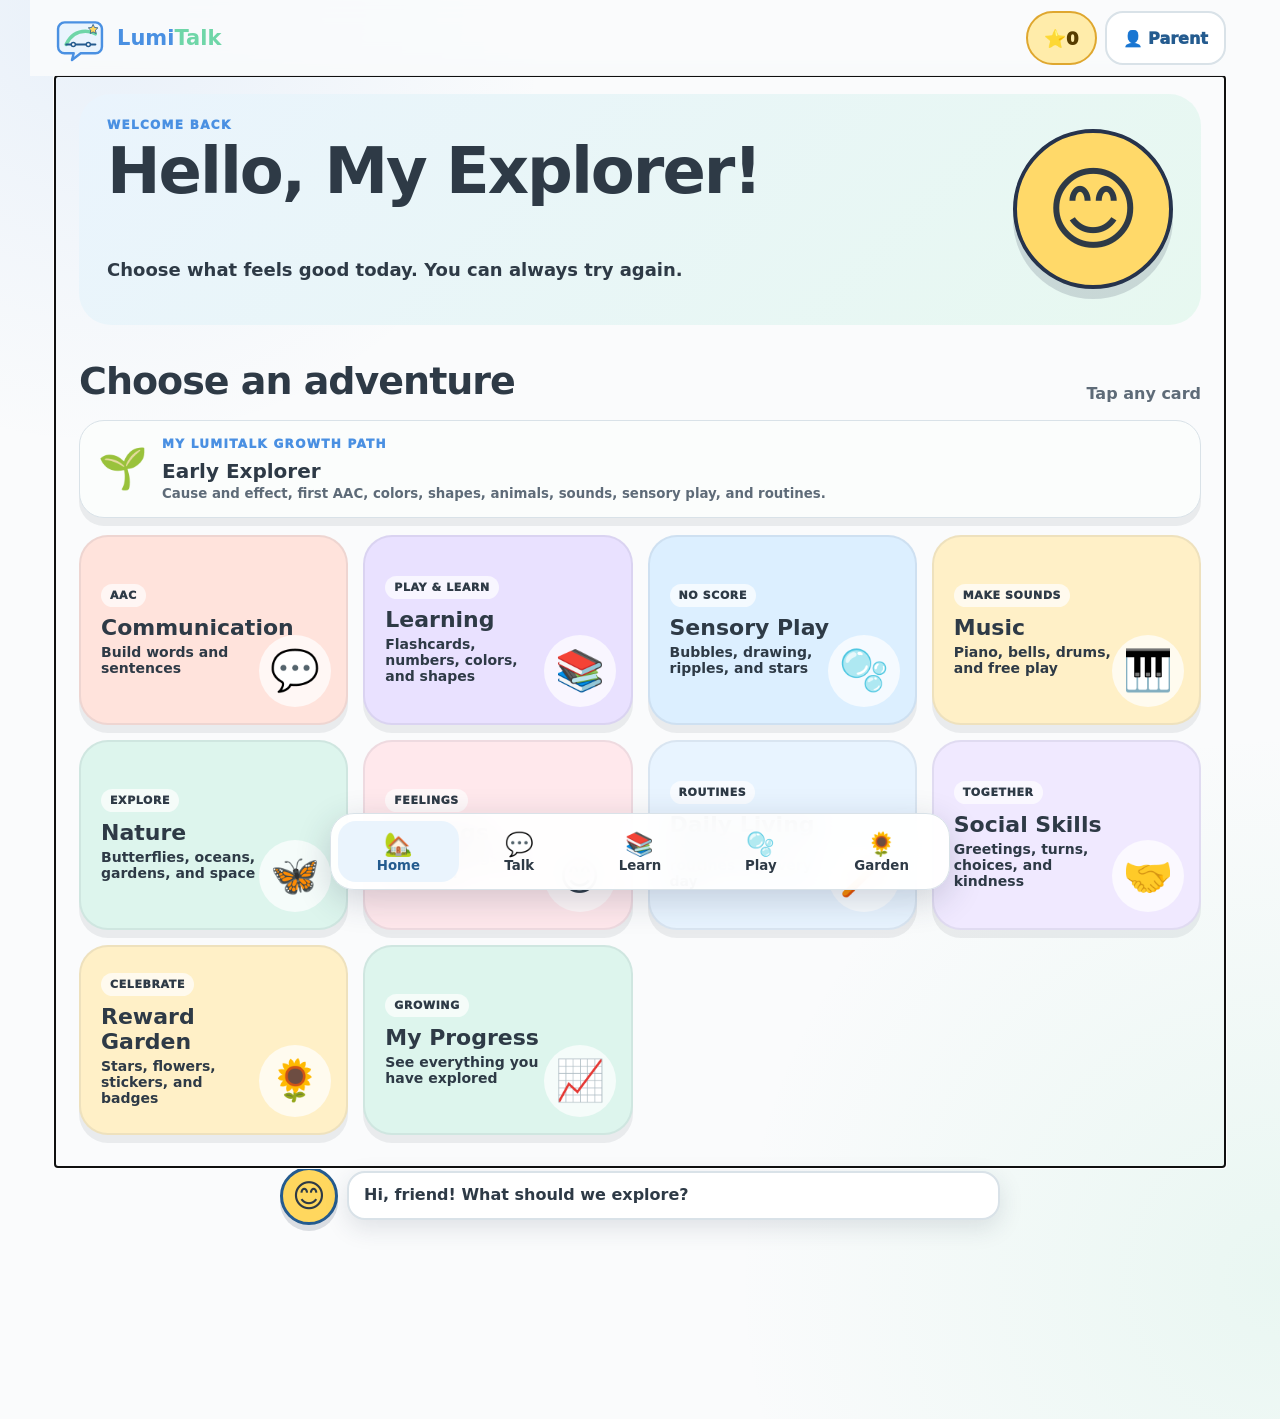
<file: index.html>
<!doctype html>
<html lang="en">
  <head>
    <meta charset="UTF-8">
    <meta name="viewport" content="width=device-width,initial-scale=1,viewport-fit=cover">
    <meta name="theme-color" content="#4A90E2">
    <meta name="description" content="LumiTalk is a child-friendly AAC communication and learning app.">
    <meta name="apple-mobile-web-app-capable" content="yes">
    <meta name="apple-mobile-web-app-status-bar-style" content="default">
    <script>
      if (matchMedia("(max-width:900px)").matches || /Android|iPhone|iPad|iPod|Mobile/i.test(navigator.userAgent)) {
        location.replace(`mobile/${location.search}${location.hash}`);
      }
    </script>
    <title>LumiTalk — Helping Every Child Find Their Voice.</title>
    <link rel="manifest" href="manifest.json">
    <link rel="icon" href="assets/icons/icon.svg" type="image/svg+xml">
    <link rel="stylesheet" href="css/style.css?v=39">
    <link rel="stylesheet" href="css/themes.css?v=10">
    <link rel="stylesheet" href="css/animations.css?v=10">
    <link rel="stylesheet" href="css/responsive.css?v=14">
    <link rel="stylesheet" href="css/memory-journey.css?v=39">
  </head>
  <body>
    <a class="skip-link" href="#view">Skip to activity</a>
    <div class="ambient ambient-one" aria-hidden="true"></div>
    <div class="ambient ambient-two" aria-hidden="true"></div>

    <header class="app-header">
      <button class="brand" type="button" data-route="home" aria-label="LumiTalk home">
        <img class="brand-mark" src="assets/icons/lumitalk-mark.svg" alt="">
        <span class="brand-copy">
          <strong><span class="lumi">Lumi</span><span class="talk">Talk</span></strong>
        </span>
      </button>
      <div class="header-actions">
        <button class="reward-pill" type="button" data-route="rewards" aria-label="Open rewards">
          <span aria-hidden="true">⭐</span><span id="header-stars">0</span>
        </button>
        <button class="parent-header-button" type="button" data-route="parent" aria-label="Open secure Parent Area"><span aria-hidden="true">👤</span> Parent</button>
      </div>
    </header>

    <main id="view" class="view" tabindex="-1">
      <section class="loading">
        <img class="splash-logo" src="assets/icons/lumitalk-mark.svg" alt="">
        <h1>LumiTalk</h1><p>Helping Every Child Find Their Voice.</p>
      </section>
    </main>

    <nav class="bottom-nav" aria-label="Main navigation">
      <button type="button" data-route="home"><span>🏡</span><small>Home</small></button>
      <button type="button" data-route="communication"><span>💬</span><small>Talk</small></button>
      <button type="button" data-route="learning"><span>📚</span><small>Learn</small></button>
      <button type="button" data-route="sensory"><span>🫧</span><small>Play</small></button>
      <button type="button" data-route="rewards"><span>🌻</span><small>Garden</small></button>
      <button class="mobile-only" type="button" data-route="mobile-tools"><span>🧰</span><small>My Tools</small></button>
    </nav>

    <button class="mobile-only mobile-break" type="button" data-mobile-break aria-label="I need a break">⏸️ <span>I need a break</span></button>
    <button id="guided-exit" class="mobile-only guided-exit" type="button" data-guided-exit hidden aria-label="Exit guided child mode">🔒 Exit</button>

    <aside id="pip" class="pip" aria-live="polite" aria-atomic="true">
      <button class="pip-circle" type="button" data-action="repeat-pip" aria-label="Pip the guide. Repeat message.">
        <span id="pip-expression">😊</span>
      </button>
      <div id="pip-bubble" class="pip-bubble">Hi, friend! What should we explore?</div>
    </aside>

    <div id="modal-root"></div>
    <div id="toast-root" class="toast-root" aria-live="assertive"></div>

    <script src="js/storage.js?v=39"></script>
    <script src="js/voice-library.js?v=10"></script>
    <script src="js/speech.js?v=10"></script>
    <script src="js/audio.js?v=10"></script>
    <script src="js/rewards.js?v=10"></script>
    <script src="js/accessibility.js?v=39"></script>
    <script src="games/alphabet.js?v=10"></script>
    <script src="games/numbers.js?v=10"></script>
    <script src="games/colors.js?v=10"></script>
    <script src="games/shapes.js?v=10"></script>
    <script src="games/matching.js?v=10"></script>
    <script src="games/emotions.js?v=10"></script>
    <script src="games/music.js?v=10"></script>
    <script src="games/nature.js?v=10"></script>
    <script src="games/puzzles.js?v=10"></script>
    <script src="games/dailylife.js?v=10"></script>
    <script src="games/socialskills.js?v=10"></script>
    <script src="js/mobile-tools.js?v=39"></script>
    <script src="js/settings.js?v=39"></script>
    <script src="js/navigation.js?v=10"></script>
    <script src="js/memory-journey.js?v=39"></script>
    <script src="js/app.js?v=40"></script>
  </body>
</html>
</file>
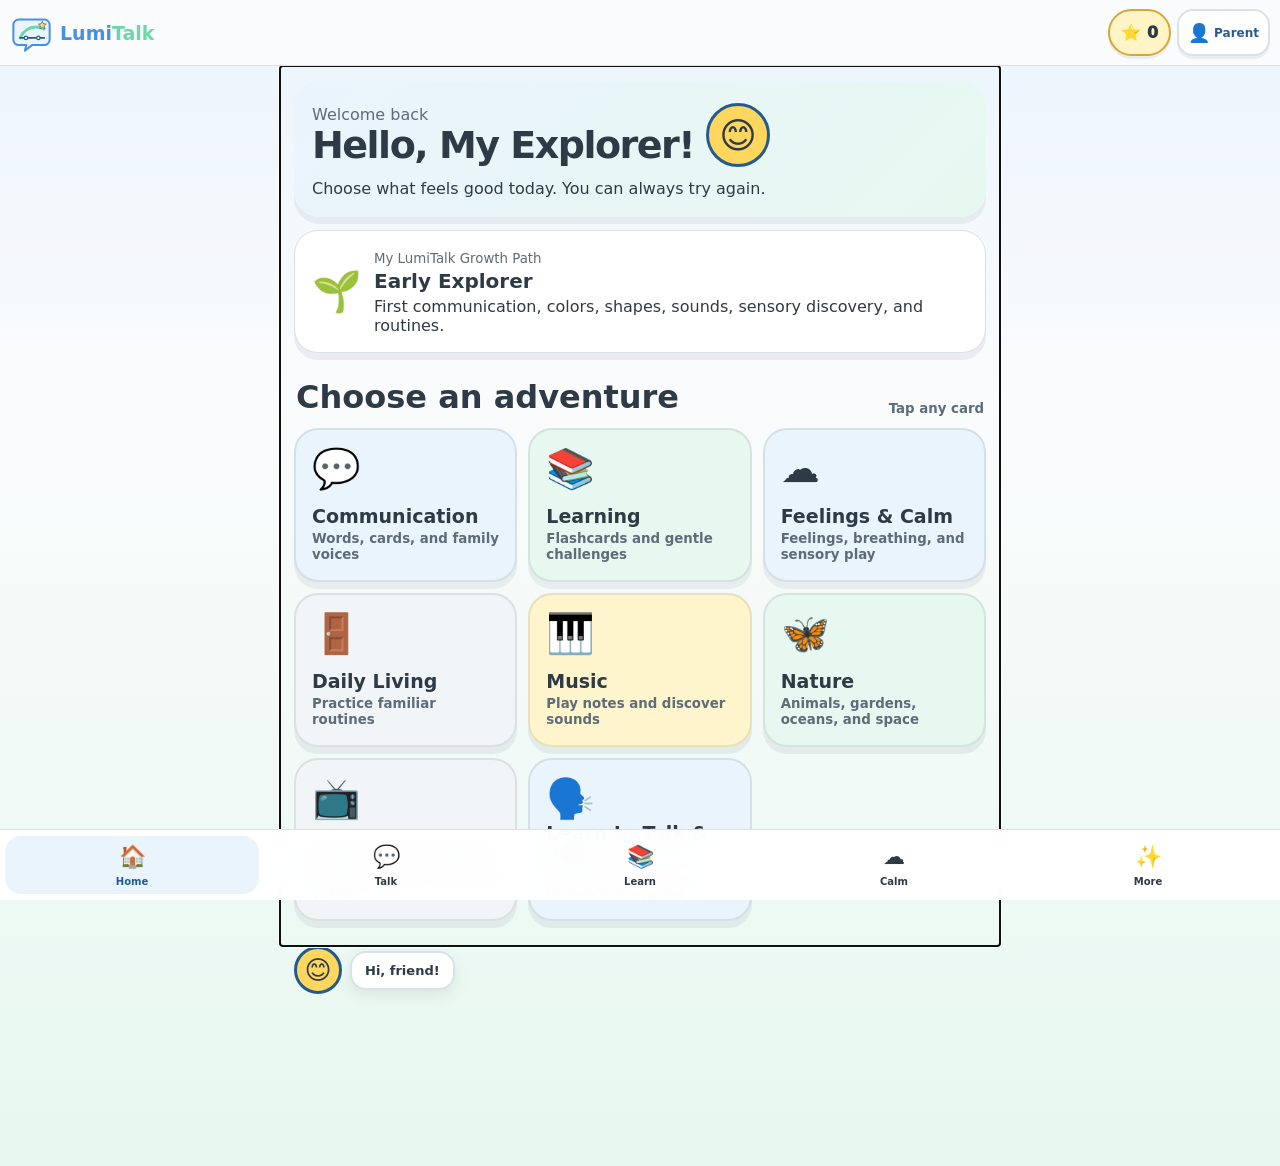
<file: mobile/index.html>
<!doctype html>
<html lang="en">
  <head>
    <meta charset="UTF-8">
    <meta name="viewport" content="width=device-width,initial-scale=1,viewport-fit=cover">
    <meta name="theme-color" content="#4A90E2">
    <meta name="description" content="LumiTalk is a child-friendly AAC communication and learning app.">
    <meta name="apple-mobile-web-app-capable" content="yes">
    <meta name="apple-mobile-web-app-status-bar-style" content="default">
    <title>LumiTalk — Helping Every Child Find Their Voice.</title>
    <link rel="manifest" href="../manifest.json">
    <link rel="icon" href="../assets/icons/icon.svg" type="image/svg+xml">
    <link rel="apple-touch-icon" href="../assets/icons/icon.svg">
    <link rel="stylesheet" href="mobile.css?v=39">
  </head>
  <body class="mobile-app">
    <a class="mobile-skip" href="#view">Skip to activity</a>
    <header class="mobile-header">
      <button class="mobile-brand" type="button" data-route="home" aria-label="LumiTalk home">
        <img src="../assets/icons/lumitalk-mark.svg" alt=""><strong><span class="lumi">Lumi</span><span class="talk">Talk</span></strong>
      </button>
      <div class="mobile-header-actions">
        <button class="mobile-stars" type="button" data-route="rewards" aria-label="Open rewards">⭐ <span id="header-stars">0</span></button>
        <button class="mobile-parent" type="button" data-route="parent" aria-label="Open secure Parent Area"><span aria-hidden="true">👤</span><strong>Parent</strong></button>
      </div>
    </header>

    <main id="view" class="mobile-view" tabindex="-1">
      <section class="mobile-loading"><img src="../assets/icons/lumitalk-mark.svg" alt=""><h1>LumiTalk</h1><p>Helping Every Child Find Their Voice.</p></section>
    </main>

    <aside id="pip" class="mobile-pip" aria-live="polite" aria-atomic="true">
      <button type="button" data-action="repeat-pip" aria-label="Repeat Pip's message"><span id="pip-expression">😊</span></button>
      <p id="pip-bubble">Hi, friend!</p>
    </aside>

    <button id="guided-exit" class="mobile-guided-exit" type="button" data-mt-guided-exit hidden>🔒 Exit guided mode</button>

    <nav class="mobile-bottom-nav" aria-label="Main navigation">
      <button type="button" data-route="home"><span>🏠</span><small>Home</small></button>
      <button type="button" data-route="communication"><span>💬</span><small>Talk</small></button>
      <button type="button" data-route="learning"><span>📚</span><small>Learn</small></button>
      <button type="button" data-route="calm"><span>☁️</span><small>Calm</small></button>
      <button type="button" data-route="more"><span>✨</span><small>More</small></button>
    </nav>

    <div id="modal-root"></div>
    <div id="toast-root" class="mobile-toast-root" aria-live="assertive"></div>

    <script src="../js/storage.js?v=39"></script>
    <script src="../js/voice-library.js?v=39"></script>
    <script src="../js/speech.js?v=29"></script>
    <script src="../js/audio.js?v=29"></script>
    <script src="../js/rewards.js?v=29"></script>
    <script src="../js/accessibility.js?v=39"></script>
    <script src="../games/alphabet.js?v=29"></script>
    <script src="../games/numbers.js?v=29"></script>
    <script src="../games/colors.js?v=29"></script>
    <script src="../games/shapes.js?v=29"></script>
    <script src="../games/matching.js?v=29"></script>
    <script src="../games/emotions.js?v=29"></script>
    <script src="../games/music.js?v=29"></script>
    <script src="../games/nature.js?v=29"></script>
    <script src="../games/puzzles.js?v=29"></script>
    <script src="../games/dailylife.js?v=29"></script>
    <script src="../games/socialskills.js?v=29"></script>
    <script src="extra-games.js?v=29"></script>
    <script src="mobile-tools.js?v=40"></script>
    <script src="approved-videos.js?v=29"></script>
    <script src="video-approvals.js?v=40"></script>
    <script src="communication-cards.js?v=39"></script>
    <script src="parent-voices.js?v=40"></script>
    <script src="daily-reports.js?v=39"></script>
    <script src="weekly-rewards.js?v=39"></script>
    <script src="talk-read-data.js?v=39"></script>
    <script src="talk-read-storage.js?v=40"></script>
    <script src="talk-read.js?v=39"></script>
    <script src="mobile.js?v=40"></script>
  </body>
</html>
</file>
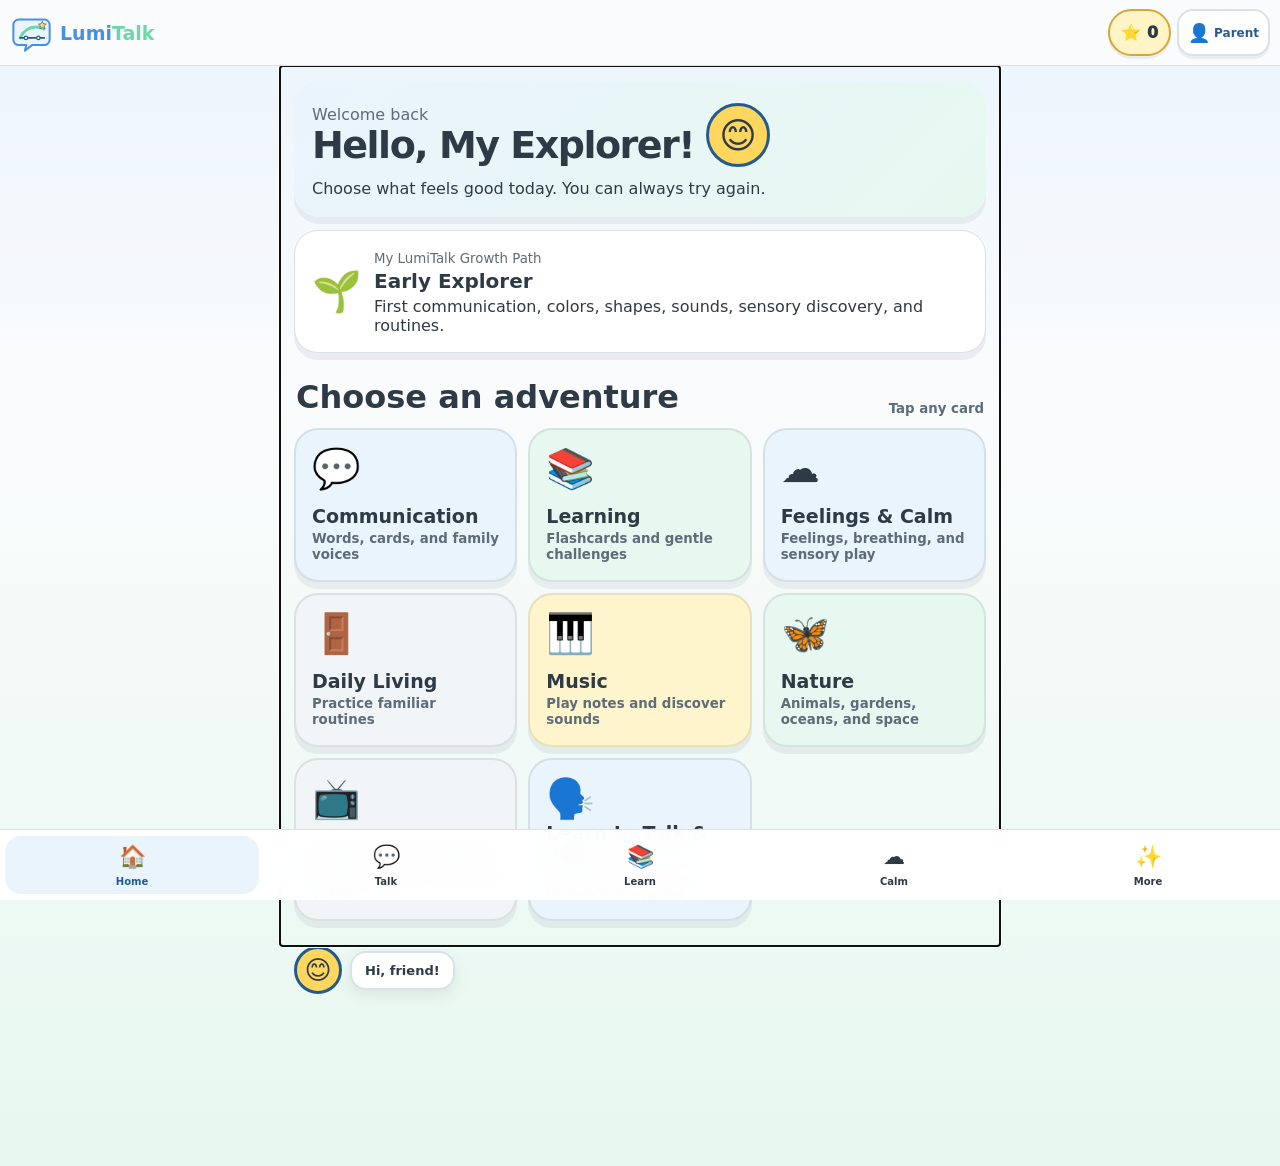
<file: mobile.html>
<!doctype html>
<html lang="en">
  <head>
    <meta charset="UTF-8">
    <meta name="viewport" content="width=device-width,initial-scale=1,viewport-fit=cover">
    <meta name="theme-color" content="#4A90E2">
    <meta http-equiv="refresh" content="0;url=mobile/">
    <title>Opening LumiTalk</title>
  </head>
  <body>
    <p>Opening <a href="mobile/">LumiTalk</a>…</p>
    <script>
      location.replace(`mobile/${location.search}${location.hash}`);
    </script>
  </body>
</html>
</file>
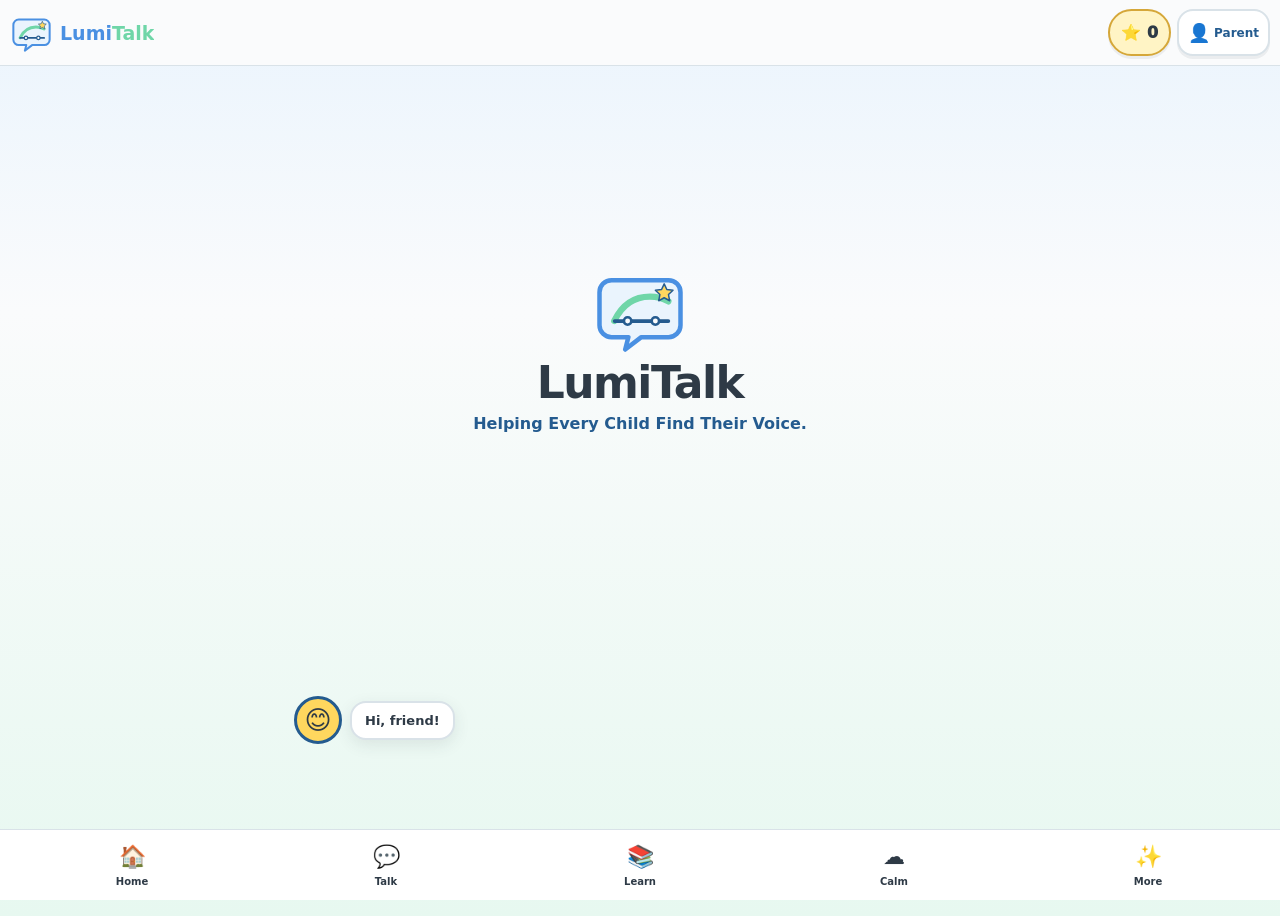
<file: refresh.html>
<!doctype html>
<html lang="en">
  <head>
    <meta charset="UTF-8">
    <meta name="viewport" content="width=device-width,initial-scale=1,viewport-fit=cover">
    <meta name="theme-color" content="#4A90E2">
    <title>Refreshing LumiTalk</title>
    <style>
      *{box-sizing:border-box}
      body{display:grid;min-height:100vh;margin:0;place-items:center;padding:24px;background:#f6f1ff;color:#20304a;font-family:Arial,sans-serif;text-align:center}
      main{width:min(440px,100%);padding:30px;border-radius:28px;background:#fffaf5;box-shadow:0 18px 50px rgba(34,26,60,.18)}
      .mark{display:grid;width:76px;height:76px;margin:0 auto 18px;place-items:center;border-radius:50%;background:#4A90E2;color:white;font-size:38px;font-weight:900}
      h1{margin:0 0 12px;font-size:30px}p{font-size:18px;line-height:1.5}
      a{display:inline-block;margin-top:12px;padding:15px 22px;border-radius:18px;background:#4A90E2;color:white;font-size:18px;font-weight:800;text-decoration:none}
    </style>
  </head>
  <body>
    <main>
      <div class="mark">B</div>
      <h1>Refreshing LumiTalk</h1>
      <p id="status">Refreshing LumiTalk…</p>
      <a id="continue" href="./mobile/?fresh=40" hidden>Open LumiTalk</a>
    </main>
    <script>
      (async function () {
        try {
          if ("serviceWorker" in navigator) {
            const registrations = await navigator.serviceWorker.getRegistrations();
            await Promise.all(registrations.map(registration => registration.unregister()));
          }
          if ("caches" in window) {
            const names = await caches.keys();
            await Promise.all(names.filter(name => name.startsWith("brightbridge-")).map(name => caches.delete(name)));
          }
        } finally {
          document.querySelector("#status").textContent = "LumiTalk is ready. Your saved progress was kept.";
          document.querySelector("#continue").hidden = false;
          setTimeout(() => location.replace("./mobile/?fresh=40"), 900);
        }
      })();
    </script>
  </body>
</html>
</file>
<file: css/style.css>
:root {
  color-scheme: light;
  --ink:#2E3A46; --muted:#5E6B78; --paper:#FAFBFC; --surface:#fff; --surface-soft:#F2F5F7;
  --sky:#4A90E2; --mint:#6FD6A8; --sun:#FFD75E; --deep-blue:#245B8F; --pale-blue:#EAF4FD; --soft-mint:#E7F8F0;
  --purple:var(--sky); --purple-2:#78ACE9; --coral:#ff7b70; --line:#D9E2E8; --danger:#b34e4e;
  --shadow:0 8px 0 rgba(46,58,70,.08); --focus:#075fce;
  --text-scale:1; --motion-speed:1;
}
*{box-sizing:border-box}
.mobile-only{display:none!important}
html{min-height:100%;font-family:ui-rounded,"Avenir Next","Trebuchet MS","Segoe UI",system-ui,sans-serif;background:var(--paper);color:var(--ink);font-size:calc(16px * var(--text-scale))}
body{min-height:100vh;margin:0;padding-bottom:96px;overflow-x:hidden;background:radial-gradient(circle at 8% 0%,rgba(74,144,226,.1),transparent 28rem),radial-gradient(circle at 100% 90%,rgba(111,214,168,.12),transparent 34rem),var(--paper)}
button,input,select,textarea{font:inherit}button{color:inherit;-webkit-tap-highlight-color:transparent}button:focus-visible,input:focus-visible,select:focus-visible{outline:4px solid var(--focus);outline-offset:3px}
.skip-link{position:fixed;z-index:200;left:12px;top:-80px;padding:12px 18px;border-radius:12px;background:var(--ink);color:var(--paper);font-weight:900}.skip-link:focus{top:12px}
.ambient{position:fixed;z-index:-1;border-radius:50%;pointer-events:none}.ambient-one{right:-90px;top:-100px;width:280px;height:280px;background:rgba(255,202,88,.13)}.ambient-two{left:-100px;bottom:-120px;width:320px;height:320px;background:rgba(77,145,214,.1)}
.app-header{position:sticky;z-index:20;top:0;display:flex;align-items:center;gap:14px;max-width:1220px;min-height:76px;margin:auto;padding:10px 24px;background:color-mix(in srgb,var(--paper) 90%,transparent);backdrop-filter:blur(14px)}
.brand{display:flex;align-items:center;gap:11px;margin-right:auto;padding:0;border:0;background:none;text-align:left;cursor:pointer}.brand-mark{display:block;width:52px;height:52px}.brand-copy strong,.brand-copy small{display:block}.brand-copy strong{font-size:21px}.brand-copy .lumi{color:var(--sky)}.brand-copy .talk{color:var(--mint)}.brand-copy small{color:var(--muted);font-size:12px;font-weight:750}
.header-actions{display:flex;align-items:center;gap:8px}.reward-pill,.round-button,.parent-header-button{min-height:54px;border:2px solid transparent;cursor:pointer;font-weight:950}.reward-pill{padding:8px 16px;border-color:#dfa72f;border-radius:999px;background:#ffecaa;color:#563c00;font-size:18px}.round-button{width:54px;border-radius:18px;background:var(--pale-blue);font-size:22px}.parent-header-button{padding:8px 16px;border-color:var(--line);border-radius:18px;background:#fff;color:var(--deep-blue)}
.view{width:min(1170px,100%);min-height:70vh;margin:auto;padding:18px 24px 32px}.loading{text-align:center;padding-top:14vh}.splash-logo{width:110px;height:110px}.pip-face{font-size:76px}.loading h1{font-size:clamp(28px,5vw,46px)}
h1,h2,h3,p{margin-top:0}h1{font-size:clamp(38px,7vw,64px);line-height:.98;letter-spacing:-2px}h2{font-size:clamp(27px,4vw,38px);letter-spacing:-1px}h3{font-size:22px}.eyebrow{margin-bottom:8px;color:var(--purple);font-size:12px;font-weight:950;letter-spacing:1.3px;text-transform:uppercase}.lead{max-width:650px;font-size:18px;font-weight:680;line-height:1.5}.muted{color:var(--muted)}
.hero{display:grid;grid-template-columns:1fr auto;align-items:center;gap:24px;padding:32px;border-radius:38px;background:linear-gradient(135deg,#ede5ff,#ddf7f0);color:#26334c;overflow:hidden}.hero h1{max-width:760px}.hero-mascot{display:grid;width:160px;aspect-ratio:1;place-items:center;border:4px solid #26334c;border-radius:50%;background:#ffd969;box-shadow:0 10px 0 rgba(38,51,76,.16);font-size:91px}
.section-heading{display:flex;align-items:end;justify-content:space-between;gap:14px;margin:34px 0 16px}.section-heading h2{margin:0}.section-heading span{color:var(--muted);font-weight:750}
.home-grid{display:grid;grid-template-columns:repeat(4,minmax(0,1fr));gap:15px}.nav-card{position:relative;min-height:190px;padding:20px;overflow:hidden;border:2px solid rgba(38,51,76,.08);border-radius:29px;background:var(--card-color,#eee);box-shadow:var(--shadow);text-align:left;cursor:pointer;transition:transform .18s,box-shadow .18s}.nav-card:hover{transform:translateY(-4px);box-shadow:0 12px 0 rgba(38,51,76,.08)}.nav-card h3{max-width:72%;margin:8px 0 4px}.nav-card p{max-width:72%;margin:0;font-size:14px;font-weight:680}.nav-card-icon{position:absolute;right:15px;bottom:16px;display:grid;width:72px;height:72px;place-items:center;border-radius:50%;background:rgba(255,255,255,.72);font-size:40px}.card-tag{display:inline-flex;padding:5px 9px;border-radius:999px;background:rgba(255,255,255,.7);font-size:11px;font-weight:950;text-transform:uppercase;letter-spacing:.6px}
.bottom-nav{position:fixed;z-index:30;left:50%;bottom:max(10px,env(safe-area-inset-bottom));display:flex;width:min(620px,calc(100% - 24px));transform:translateX(-50%);padding:7px;border:1px solid var(--line);border-radius:24px;background:color-mix(in srgb,var(--surface) 94%,transparent);box-shadow:0 10px 35px rgba(38,51,76,.2);backdrop-filter:blur(16px)}.bottom-nav button{display:flex;min-height:61px;flex:1;flex-direction:column;align-items:center;justify-content:center;border:0;border-radius:18px;background:transparent;cursor:pointer}.bottom-nav button span{font-size:23px}.bottom-nav button small{font-weight:850}.bottom-nav button.active{background:#eee8fc;color:#4d3790}
.pip{position:fixed;z-index:35;right:20px;bottom:102px;display:flex;align-items:end;gap:9px;max-width:min(420px,calc(100% - 30px));pointer-events:none}.pip-circle{display:grid;width:70px;height:70px;place-items:center;flex:none;border:3px solid var(--ink);border-radius:50%;background:#ffd969;box-shadow:0 6px 0 rgba(38,51,76,.15);font-size:39px;cursor:pointer;pointer-events:auto}.pip-bubble{padding:12px 15px;border:2px solid var(--line);border-radius:20px 20px 5px 20px;background:var(--surface);box-shadow:0 8px 24px rgba(38,51,76,.13);font-weight:820;line-height:1.3;pointer-events:auto}
.page-head{display:flex;align-items:center;gap:15px;margin-bottom:22px}.back-button{width:56px;height:56px;flex:none;border:0;border-radius:18px;background:#eee9fb;font-size:27px;cursor:pointer}.page-head-copy h1{margin:0;font-size:clamp(32px,5vw,50px)}.page-head-copy p{margin:3px 0 0;color:var(--muted);font-weight:700}
.panel{padding:23px;border:1px solid var(--line);border-radius:29px;background:var(--surface);box-shadow:var(--shadow)}.button-grid{display:grid;grid-template-columns:repeat(4,minmax(0,1fr));gap:13px}.big-tile{display:flex;min-height:132px;flex-direction:column;align-items:center;justify-content:center;gap:7px;padding:13px;border:2px solid var(--line);border-radius:25px;background:var(--surface);cursor:pointer;font-weight:900;text-align:center;transition:.18s}.big-tile:hover{transform:translateY(-3px);border-color:var(--purple)}.tile-icon{font-size:46px}.tile-label{font-size:17px}
.category-row{display:flex;gap:8px;margin-bottom:18px;padding-bottom:5px;overflow-x:auto}.category-chip{min-height:48px;padding:8px 15px;border:2px solid var(--line);border-radius:999px;background:var(--surface);white-space:nowrap;cursor:pointer;font-weight:850}.category-chip.active{border-color:var(--purple);background:#eee8fc;color:#4c358e}
.sentence-builder{position:sticky;z-index:8;top:80px;display:flex;align-items:center;gap:10px;min-height:82px;margin-bottom:18px;padding:12px 15px;border:2px solid var(--purple);border-radius:25px;background:var(--surface);box-shadow:0 8px 25px rgba(38,51,76,.12)}.sentence-text{min-width:0;min-height:58px;flex:1;resize:vertical;padding:10px 12px;border:2px solid var(--line);border-radius:16px;background:var(--paper);color:var(--ink);font-size:21px;font-weight:850;line-height:1.35}.sentence-text::placeholder{color:var(--muted);font-weight:650}.compact-button{min-width:50px;min-height:50px;padding:9px 13px;border:0;border-radius:16px;background:#eee9fb;cursor:pointer;font-weight:900}.compact-button.primary{background:var(--purple);color:#fff}.aac-tile{position:relative}.favorite-star{position:absolute;right:8px;top:7px;border:0;background:none;font-size:19px;cursor:pointer}.favorite-star.is-favorite{filter:none}.recent-strip{display:flex;gap:8px;margin:15px 0;overflow-x:auto}.recent-word{padding:8px 12px;border-radius:999px;background:#eef7f4;font-weight:800}
.communication-voice-bar{display:flex;align-items:center;gap:14px;margin-bottom:16px;padding:15px 17px;border:2px solid #8d75d4;border-radius:24px;background:#f1ecff}.communication-voice-bar>div{min-width:0;flex:1}.communication-voice-bar strong,.communication-voice-bar small{display:block}.communication-voice-bar small{margin-top:3px;color:var(--muted);font-weight:700}.communication-voice-setup{margin-bottom:16px}.card-record-status{display:flex;align-items:center;gap:12px;margin-top:12px}.card-record-status>span{min-width:0;flex:1;font-weight:800}.voice-setup-card{min-height:220px}.aac-voice-actions{display:grid;width:100%;grid-template-columns:1fr 1fr;gap:6px}.aac-voice-actions button,.aac-voice-actions label{display:grid;min-height:44px;place-items:center;padding:7px;border:1px solid var(--line);border-radius:13px;background:#eee9fb;cursor:pointer;font-size:13px;font-weight:900}.aac-voice-actions button:disabled{cursor:wait;opacity:.5}
.activity-grid{display:grid;grid-template-columns:repeat(3,minmax(0,1fr));gap:15px}.activity-card{display:flex;min-height:170px;align-items:center;gap:16px;padding:20px;border:2px solid var(--line);border-radius:28px;background:var(--surface);text-align:left;cursor:pointer}.activity-card:hover{border-color:var(--purple);transform:translateY(-3px)}.activity-card .tile-icon{display:grid;width:78px;height:78px;place-items:center;flex:none;border-radius:24px;background:var(--activity-soft,#eee)}.activity-card h3{margin-bottom:5px}.activity-card p{margin:0;color:var(--muted);font-weight:680}
.flashcard{display:grid;min-height:360px;place-items:center;padding:30px;border:3px solid var(--purple);border-radius:38px;background:linear-gradient(145deg,#fff,#f0ebff);text-align:center}.flash-symbol{font-size:clamp(95px,20vw,170px);font-weight:950;line-height:1}.flash-word{font-size:clamp(34px,7vw,60px);font-weight:950}.flash-actions{display:flex;flex-wrap:wrap;justify-content:center;gap:12px;margin-top:18px}.primary-button,.secondary-button{min-height:58px;padding:14px 22px;border:0;border-radius:20px;cursor:pointer;font-size:17px;font-weight:950}.primary-button{background:var(--purple);color:#fff}.secondary-button{background:#eee9fb;color:var(--ink)}
.quiz-progress{display:flex;align-items:center;gap:13px;margin-bottom:14px;font-weight:900}.progress-track{height:13px;flex:1;overflow:hidden;border-radius:999px;background:#e7e3eb}.progress-value{display:block;height:100%;border-radius:inherit;background:var(--purple);transition:width .3s}.question-card{padding:26px;border-radius:31px;background:#ede8fc;text-align:center}.question-card h2{margin-bottom:10px}.question-visual{font-size:clamp(44px,10vw,76px);font-weight:950;letter-spacing:6px}.answer-grid{display:grid;grid-template-columns:repeat(3,minmax(0,1fr));gap:14px;margin-top:17px}.answer{min-height:145px;padding:14px;border:3px solid var(--line);border-radius:27px;background:var(--surface);cursor:pointer;font-size:22px;font-weight:950}.answer span{display:block;font-size:50px}.answer.hint{border:5px solid var(--purple);background:#f0ebff}.answer.tried{opacity:.6}.success-panel{padding:24px;border:2px solid var(--mint);border-radius:30px;background:#ddf6e8;color:#26334c;text-align:center}.success-panel .success-face{font-size:68px}.success-panel h2{color:#17604d}.reward-note{display:inline-flex;padding:8px 14px;border-radius:999px;background:#fff1bb;color:#5b4000;font-weight:950}
.sensory-toolbar{display:flex;gap:8px;margin-bottom:13px;overflow-x:auto}.sensory-stage{position:relative;height:min(60vh,520px);min-height:360px;overflow:hidden;border:3px solid var(--line);border-radius:34px;background:linear-gradient(#cceeff,#ecfbff);touch-action:none}.bubble{position:absolute;border:3px solid rgba(255,255,255,.75);border-radius:50%;background:radial-gradient(circle at 35% 28%,#fff,rgba(107,191,229,.58) 22%,rgba(118,87,200,.27));box-shadow:inset -8px -8px 12px rgba(75,145,217,.14);cursor:pointer}.paint-canvas{width:100%;height:100%;cursor:crosshair}.floating-item{position:absolute;font-size:48px;user-select:none;cursor:pointer}.ripple{position:absolute;border:4px solid rgba(255,255,255,.8);border-radius:50%;transform:translate(-50%,-50%);pointer-events:none}
.instrument-tabs{display:flex;gap:8px;margin-bottom:15px}.instrument{min-height:52px;padding:9px 15px;border:2px solid var(--line);border-radius:17px;background:var(--surface);cursor:pointer;font-weight:900}.instrument.active{background:#eee8fc;border-color:var(--purple)}.piano{display:flex;height:260px;overflow:hidden;border-radius:25px;background:#26334c;padding:8px;gap:5px}.piano-key{flex:1;border:0;border-radius:0 0 14px 14px;background:#fff;color:#26334c;cursor:pointer;font-size:25px;font-weight:900}.piano-key:active,.piano-key.playing{background:#ffdf76;transform:translateY(4px)}.drum-grid{display:grid;grid-template-columns:repeat(3,1fr);gap:18px}.drum{display:grid;aspect-ratio:1;place-items:center;border:6px solid #5a438e;border-radius:50%;background:#a78ce8;box-shadow:0 10px 0 #5a438e;color:#fff;cursor:pointer;font-size:45px}.drum:active{transform:translateY(6px);box-shadow:0 4px 0 #5a438e}
.routine-list{display:grid;gap:13px}.routine-step{display:flex;align-items:center;gap:15px;padding:17px;border:2px solid var(--line);border-radius:24px;background:var(--surface);cursor:pointer;text-align:left}.routine-step .step-number{display:grid;width:48px;height:48px;place-items:center;flex:none;border-radius:50%;background:#eee8fc;font-weight:950}.routine-step .tile-icon{margin-left:auto}.routine-step.done{border-color:var(--mint);background:#e8f8f1}.routine-step.done .step-number{background:var(--mint);color:#fff}
.garden{position:relative;min-height:330px;padding:25px;overflow:hidden;border-radius:35px;background:linear-gradient(#d8f3ff 0 55%,#b9df92 55% 100%)}.garden-sky{font-size:45px}.garden-items{position:absolute;right:0;bottom:18px;left:0;display:flex;align-items:end;justify-content:space-around}.garden-item{font-size:clamp(42px,8vw,72px)}.badge-grid{display:grid;grid-template-columns:repeat(4,1fr);gap:12px;margin-top:18px}.badge{display:grid;min-height:135px;place-items:center;padding:12px;border:2px solid #e1af34;border-radius:25px;background:#fff0bd;text-align:center;font-weight:900}.badge.locked{border-color:var(--line);background:#eee;filter:grayscale(1);opacity:.55}.badge span{display:block;font-size:44px}
.setting-group{margin-bottom:16px;overflow:hidden;border:1px solid var(--line);border-radius:28px;background:var(--surface)}.setting-group h3{margin:0;padding:16px 20px;background:#eee9fb}.setting-row{display:flex;align-items:center;gap:14px;padding:17px 20px;border-top:1px solid var(--line)}.setting-row strong,.setting-row small{display:block}.setting-row small{margin-top:3px;color:var(--muted);font-weight:650}.switch{width:62px;height:36px;margin-left:auto;padding:4px;border:0;border-radius:999px;background:#aaa8b0;cursor:pointer}.switch i{display:block;width:28px;height:28px;border-radius:50%;background:#fff;transition:.2s}.switch.on{background:var(--purple)}.switch.on i{transform:translateX(26px)}.range{width:min(240px,40vw);margin-left:auto}.select{min-height:48px;margin-left:auto;padding:8px;border:2px solid var(--line);border-radius:14px;background:var(--surface)}
.modal-overlay{position:fixed;z-index:100;inset:0;display:grid;place-items:center;padding:18px;background:rgba(28,32,48,.6);backdrop-filter:blur(4px)}.modal{width:min(680px,100%);max-height:92vh;padding:26px;overflow:auto;border-radius:32px;background:var(--paper);box-shadow:0 28px 80px rgba(0,0,0,.3)}.modal-head{display:flex;align-items:center;gap:12px}.modal-head h2{margin-right:auto}.close-button{width:52px;height:52px;border:0;border-radius:17px;background:#eee9fb;font-size:25px;cursor:pointer}.breathing{text-align:center}.breathing-orb{display:grid;width:190px;height:190px;place-items:center;margin:28px auto;border-radius:50%;background:#b8e9e0;font-size:84px}
.parent-grid{display:grid;grid-template-columns:repeat(3,1fr);gap:14px}.stat{padding:20px;border-radius:25px;background:var(--surface);box-shadow:var(--shadow)}.stat strong{display:block;font-size:35px}.stat span{color:var(--muted);font-weight:750}.danger-button{min-height:54px;padding:12px 18px;border:2px solid #d77;border-radius:18px;background:#fff1f1;color:#8c3535;cursor:pointer;font-weight:900}
.voice-studio{margin-top:18px}.voice-studio-intro{display:flex;align-items:center;gap:15px;padding:18px;border-radius:24px;background:#e7f7f1;color:#26334c}.voice-studio-intro span{font-size:44px}.voice-form{display:grid;grid-template-columns:minmax(180px,1fr) minmax(180px,1fr) auto;gap:10px;margin-top:15px}.voice-input{min-height:52px;padding:10px 13px;border:2px solid var(--line);border-radius:16px;background:var(--surface);color:var(--ink)}.record-controls{display:flex;flex-wrap:wrap;align-items:center;gap:10px;margin-top:12px}.recording-light{display:inline-block;width:13px;height:13px;border-radius:50%;background:#d94d4d;animation:hint 1s ease-in-out infinite}.voice-list{display:grid;gap:9px;margin-top:15px}.voice-row{display:flex;align-items:center;gap:10px;padding:12px 14px;border:1px solid var(--line);border-radius:18px;background:var(--surface)}.voice-row strong{min-width:0;flex:1}.voice-row small{color:var(--muted)}
.trace-wrap{text-align:center}.trace-canvas{width:min(520px,100%);height:380px;border:3px dashed var(--purple);border-radius:30px;background:var(--surface);touch-action:none}.memory-grid{display:grid;grid-template-columns:repeat(4,1fr);gap:10px}.memory-card{display:grid;aspect-ratio:1;place-items:center;border:3px solid var(--purple);border-radius:20px;background:#eee8fc;cursor:pointer;font-size:38px}.memory-card.covered{color:transparent;background:var(--purple)}.memory-card.covered::after{content:"?";color:#fff}.memory-card.matched{border-color:var(--mint);background:#ddf6e8}.sort-choice{display:flex;justify-content:center;gap:12px;margin-top:18px}.sort-item{font-size:100px;text-align:center}
.toast-root{position:fixed;z-index:130;left:50%;bottom:100px;transform:translateX(-50%)}.toast{padding:13px 19px;border-radius:999px;background:var(--ink);box-shadow:0 8px 24px rgba(0,0,0,.18);color:var(--paper);font-weight:850;white-space:nowrap}
.sr-only{position:absolute!important;width:1px!important;height:1px!important;padding:0!important;margin:-1px!important;overflow:hidden!important;clip:rect(0,0,0,0)!important;white-space:nowrap!important;border:0!important}

/* LumiTalk brand and unobstructed encouragement layout */
.hero{padding:24px 28px;border-radius:32px;background:linear-gradient(135deg,var(--pale-blue),var(--soft-mint));color:var(--ink)}
.bottom-nav button.active{background:var(--pale-blue);color:var(--deep-blue)}
.pip{position:static;display:flex;align-items:center;gap:9px;max-width:min(720px,calc(100% - 30px));margin:0 auto 98px;pointer-events:none}
.pip-circle{width:58px;height:58px;border-color:var(--deep-blue);background:var(--sun);font-size:32px}
.pip-bubble{min-width:0;flex:1;border-radius:18px}
body.hide-encouragement-helper .pip{display:none}
</file>
<file: css/themes.css>
body.dark{color-scheme:dark;--ink:#f5f3ff;--muted:#c7c1d6;--paper:#171522;--surface:#292638;--line:#4a455d;--shadow:0 8px 0 rgba(0,0,0,.23)}
body.dark .hero,body.dark .nav-card,body.dark .success-panel,body.dark .garden{color:#26334c}
body.high-contrast{--ink:#000;--paper:#fff;--surface:#fff;--muted:#222;--line:#000;--purple:#421b9b;--focus:#ff6400}
body.dark.high-contrast{--ink:#fff;--paper:#000;--surface:#000;--muted:#fff;--line:#fff;--purple:#c9b6ff}
body.high-contrast button,body.high-contrast .panel,body.high-contrast .hero,body.high-contrast .modal{border-color:currentColor!important}
body.large-text{--text-scale:1.16}
body.simple-mode .advanced-only{display:none!important}
body.color-friendly{--coral:#c85a9e;--mint:#168f87;--sky:#2878b8;--purple:#6646a4}
</file>
<file: css/animations.css>
@keyframes enter{from{opacity:0;transform:translateY(9px)}}
@keyframes float{50%{transform:translateY(-8px) rotate(2deg)}}
@keyframes pop{0%{opacity:0;transform:scale(.8)}70%{transform:scale(1.04)}}
@keyframes hint{50%{transform:scale(1.025)}}
@keyframes breathe{50%{transform:scale(.72)}}
@keyframes drift{from{transform:translateY(110%) rotate(0)}to{transform:translateY(-140%) rotate(25deg)}}
@keyframes ripple{from{width:10px;height:10px;opacity:1}to{width:170px;height:170px;opacity:0}}
@keyframes toast{0%,100%{opacity:0;transform:translateY(8px)}12%,88%{opacity:1;transform:none}}
.view>section{animation:enter calc(260ms * var(--motion-speed)) ease}
.hero-mascot,.pip-circle{animation:float calc(4s * var(--motion-speed)) ease-in-out infinite}
.success-panel{animation:pop calc(550ms * var(--motion-speed)) ease}
.answer.hint{animation:hint calc(1.2s * var(--motion-speed)) ease-in-out infinite}
.breathing-orb{animation:breathe calc(8s * var(--motion-speed)) ease-in-out infinite}
.ripple{animation:ripple calc(1.2s * var(--motion-speed)) ease-out forwards}
.floating-item{animation:drift calc(var(--drift,8s) * var(--motion-speed)) linear infinite}
.toast{animation:toast 2.7s both}
body.reduced-motion *,body.reduced-motion *::before,body.reduced-motion *::after{scroll-behavior:auto!important;animation-duration:.001ms!important;animation-iteration-count:1!important;transition-duration:.001ms!important}
@media(prefers-reduced-motion:reduce){*,*::before,*::after{scroll-behavior:auto!important;animation-duration:.001ms!important;animation-iteration-count:1!important;transition-duration:.001ms!important}}
</file>
<file: css/responsive.css>
@media(max-width:980px){.home-grid{grid-template-columns:repeat(3,1fr)}.button-grid{grid-template-columns:repeat(3,1fr)}.activity-grid{grid-template-columns:repeat(2,1fr)}}
@media(max-width:720px){
  .mobile-only{display:flex!important}
  body{padding-bottom:90px}.app-header{padding:8px 14px}.brand-copy small{display:none}.view{padding:12px 15px 36px}
  .hero{grid-template-columns:1fr;padding:24px}.hero-mascot{width:105px;font-size:60px}.section-heading span{display:none}
  .home-grid{grid-template-columns:repeat(2,1fr)}.nav-card{min-height:175px;padding:17px}.nav-card h3,.nav-card p{max-width:100%;margin-right:58px}.nav-card-icon{width:58px;height:58px;font-size:34px}
  .button-grid,.activity-grid{grid-template-columns:repeat(2,1fr)}.answer-grid{grid-template-columns:1fr}.answer{min-height:108px}.answer span{display:inline;margin-right:10px}
  .sentence-builder{top:70px}.pip{right:12px;bottom:94px}.pip-circle{width:61px;height:61px;font-size:34px}.pip-bubble{max-width:230px;font-size:13px}
  .parent-grid{grid-template-columns:1fr}.badge-grid{grid-template-columns:repeat(3,1fr)}.setting-row{align-items:flex-start;flex-wrap:wrap}.range,.select{width:100%;max-width:none;margin-left:0}.switch{margin-left:auto}
  .voice-form{grid-template-columns:1fr}.voice-row{flex-wrap:wrap}
  .communication-voice-bar{align-items:stretch;flex-direction:column}.communication-voice-bar button{width:100%}.card-record-status{align-items:stretch;flex-direction:column}.card-record-status button{width:100%}
  .mobile-break{position:fixed;z-index:34;left:12px;bottom:96px;align-items:center;gap:6px;min-height:51px;padding:8px 13px;border:2px solid #bd763a;border-radius:999px;background:#fff0c7;box-shadow:0 7px 20px rgba(38,51,76,.18);color:#553300;font-weight:950;cursor:pointer}
  .guided-exit{position:fixed;z-index:80;top:10px;right:10px;align-items:center;justify-content:center;min-height:48px;padding:8px 13px;border:2px solid var(--line);border-radius:16px;background:var(--surface);font-weight:900}
  .guided-exit[hidden]{display:none!important}
  body.mobile-guided .app-header,body.mobile-guided .bottom-nav{display:none}body.mobile-guided .view{padding-top:20px}body.mobile-guided .guided-exit{display:flex!important}
  .mobile-tool-hero{padding:22px;border-radius:30px;background:linear-gradient(135deg,#e9e1ff,#ddf5ed);color:#26334c}.mobile-tool-hero h1{font-size:37px}.mobile-tool-tabs{display:flex;gap:8px;margin:16px 0;overflow-x:auto}.mobile-tool-tabs button{min-height:50px;padding:9px 14px;border:2px solid var(--line);border-radius:999px;background:var(--surface);font-weight:900;white-space:nowrap}.mobile-tool-tabs button.active{border-color:var(--purple);background:#eee8fc}
  .mobile-form{display:grid;gap:10px}.mobile-input{width:100%;min-height:53px;padding:10px 13px;border:2px solid var(--line);border-radius:16px;background:var(--surface);color:var(--ink)}.mobile-action-row{display:flex;flex-wrap:wrap;gap:9px;margin-top:10px}
  .schedule-mobile-list{display:grid;gap:10px;margin-top:14px}.schedule-mobile-step{display:grid;grid-template-columns:auto 1fr auto;align-items:center;gap:10px;padding:13px;border:2px solid var(--line);border-radius:20px;background:var(--surface)}.schedule-mobile-step.done{border-color:var(--mint);background:#e3f7ee}.schedule-mobile-step .step-emoji{font-size:35px}.step-controls{display:flex;gap:5px}.step-controls button{width:42px;height:42px;border:0;border-radius:13px;background:#eee9fb}
  .first-then-board{display:grid;grid-template-columns:1fr auto 1fr;align-items:center;gap:9px}.first-then-box{min-height:150px;padding:16px;border:3px solid var(--purple);border-radius:25px;background:var(--surface);text-align:center}.first-then-box strong{display:block;margin-bottom:10px;color:var(--purple);text-transform:uppercase}.first-then-value{font-size:24px;font-weight:950}.first-then-arrow{font-size:27px}
  .choice-launch{display:grid;grid-template-columns:repeat(2,1fr);gap:13px}.choice-launch button{min-height:155px;padding:16px;border:3px solid var(--purple);border-radius:28px;background:var(--surface);font-size:24px;font-weight:950}
  .photo-card-grid{display:grid;grid-template-columns:repeat(2,1fr);gap:11px;margin-top:14px}.personal-photo-card{overflow:hidden;border:2px solid var(--line);border-radius:23px;background:var(--surface);text-align:center}.personal-photo-card img{width:100%;aspect-ratio:1.1;object-fit:cover}.personal-photo-card strong{display:block;padding:8px}.photo-actions{display:flex;justify-content:center;gap:6px;padding:0 8px 9px}
  .coverage-meter{height:18px;overflow:hidden;border-radius:999px;background:#e1dde8}.coverage-meter i{display:block;height:100%;border-radius:inherit;background:linear-gradient(90deg,var(--purple),var(--mint))}.coverage-list{display:grid;gap:7px;margin-top:13px}.coverage-item{display:flex;align-items:center;gap:8px;padding:10px;border-radius:15px;background:var(--surface)}.coverage-item span:last-child{margin-left:auto}
  .insight-list{display:grid;gap:9px}.insight-row{display:flex;align-items:center;gap:10px;padding:12px;border-radius:17px;background:var(--surface)}.insight-row strong{margin-left:auto}
}
@media(max-width:430px){.brand-copy strong{font-size:17px}.reward-pill{padding-inline:11px}.round-button{width:50px}.home-grid{grid-template-columns:1fr}.nav-card{min-height:145px}.button-grid{grid-template-columns:repeat(2,1fr)}.big-tile{min-height:115px}.badge-grid{grid-template-columns:repeat(2,1fr)}.bottom-nav button small{font-size:10px}.pip-bubble{display:none}}
</file>
<file: css/memory-journey.css>
.memory-page{--memory-plum:#6d4ca3;--memory-rose:#f7e8f0;--memory-blue:#e6f3fa;--memory-green:#e4f4ec}
.memory-tabs{display:flex;gap:8px;margin:-4px 0 18px;padding:5px 0;overflow-x:auto}
.memory-tabs button{min-height:48px;padding:9px 14px;border:2px solid var(--line);border-radius:999px;background:var(--surface);font-weight:900;white-space:nowrap;cursor:pointer}
.memory-tabs button.active{border-color:var(--purple);background:#eee8fc;color:#4c358e}
.privacy-banner{display:flex;align-items:flex-start;gap:16px;margin-bottom:18px;padding:21px;border:2px solid #81bcae;border-radius:28px;background:var(--memory-green);color:#26334c}
.privacy-banner>span{font-size:42px}.privacy-banner p{margin:4px 0 0;line-height:1.5}.privacy-banner.compact{padding:16px}.privacy-banner.compact>span{font-size:32px}
.birthday-banner{width:100%;margin-bottom:16px;padding:18px;border:2px solid #d6a426;border-radius:25px;background:#fff0bd;color:#563c00;font-size:18px;font-weight:950;cursor:pointer}
.memory-card-grid{display:grid;grid-template-columns:repeat(2,minmax(0,1fr));gap:15px}
.memory-feature-card{display:flex;min-height:190px;align-items:flex-start;gap:17px;padding:22px;border:2px solid var(--line);border-radius:30px;background:var(--surface);box-shadow:var(--shadow);text-align:left;cursor:pointer}
.memory-feature-card>span{display:grid;width:70px;aspect-ratio:1;place-items:center;flex:none;border-radius:22px;background:#eee8fc;font-size:38px}
.memory-feature-card>div{min-width:0;overflow-wrap:anywhere}
.memory-feature-card h2{margin-bottom:6px;font-size:27px}.memory-feature-card p{color:var(--muted);line-height:1.45}.memory-feature-card.voice{background:linear-gradient(135deg,var(--surface),#f5eaf1)}.memory-feature-card.timeline{background:linear-gradient(135deg,var(--surface),#e5f5ef)}.memory-feature-card.letters{background:linear-gradient(135deg,var(--surface),#f9eee3)}.memory-feature-card.growth{background:linear-gradient(135deg,var(--surface),#e6f3fa)}
.memory-philosophy{margin-top:17px}.memory-philosophy p{margin-bottom:0;line-height:1.55}
.parent-memory-grid{display:grid;grid-template-columns:repeat(4,minmax(0,1fr));gap:9px;padding:16px}.parent-memory-grid button{display:grid;min-width:0;min-height:128px;align-content:center;justify-items:center;gap:4px;padding:13px;border:2px solid var(--line);border-radius:21px;background:var(--surface);cursor:pointer;text-align:center}.parent-memory-grid button:hover{border-color:var(--purple);background:#f4f0ff}.parent-memory-grid span{font-size:34px}.parent-memory-grid strong,.parent-memory-grid small{max-width:100%;overflow-wrap:anywhere}.parent-memory-grid small{color:var(--muted);font-weight:700}
.growth-home-banner{display:flex;width:100%;align-items:center;gap:14px;margin:17px 0;padding:16px 18px;border:1px solid var(--line);border-radius:25px;background:color-mix(in srgb,var(--surface) 84%,#e5f5ef);box-shadow:var(--shadow);color:var(--ink);text-align:left;cursor:pointer}
.growth-home-banner>span{font-size:40px}.growth-home-banner>div{min-width:0}.growth-home-banner strong,.growth-home-banner small{display:block;overflow-wrap:anywhere}.growth-home-banner strong{font-size:20px}.growth-home-banner small{margin-top:3px;color:var(--muted);font-weight:700}
.memory-details{margin-bottom:18px;border:1px solid var(--line);border-radius:28px;background:var(--surface);overflow:hidden}.memory-details>summary{padding:18px 21px;background:#eee9fb;font-size:20px;font-weight:950;cursor:pointer}.memory-details[open]>summary{border-bottom:1px solid var(--line)}
.memory-form{display:grid;gap:14px;padding:20px}.memory-form label{display:grid;gap:6px;color:var(--muted);font-weight:800}.memory-form input,.memory-form select,.memory-form textarea,.memory-toolbar input,.memory-toolbar select,.compare-selects select{width:100%;min-height:50px;padding:10px 12px;border:2px solid var(--line);border-radius:15px;background:var(--paper);color:var(--ink)}
.memory-form textarea{resize:vertical}.form-grid{display:grid;grid-template-columns:repeat(2,minmax(0,1fr));gap:13px}.form-grid.compact{grid-template-columns:repeat(2,minmax(0,1fr))}
.memory-form .check-row,.check-row{display:flex;min-height:48px;align-items:center;gap:9px;color:var(--ink);font-weight:850}.check-row input{width:22px;height:22px;min-height:0}
.voice-capture{display:flex;flex-wrap:wrap;align-items:center;gap:10px;padding-top:3px}.voice-capture .muted{flex-basis:100%}
.memory-toolbar{display:grid;grid-template-columns:minmax(220px,1fr) auto auto auto;gap:9px;margin:18px 0}.memory-toolbar .secondary-button{min-height:50px;padding:10px 14px}
.voice-timeline{display:grid;gap:13px}.voice-memory-card{position:relative;padding:20px 20px 17px;border:2px solid var(--line);border-radius:27px;background:var(--surface);box-shadow:var(--shadow)}.voice-memory-card.is-milestone{border-color:#d6a426;background:linear-gradient(135deg,var(--surface),#fff8de)}.memory-select{position:absolute;top:18px;right:18px}.memory-select input{width:23px;height:23px}.voice-memory-heading{padding-right:36px}.voice-memory-heading h3{margin-bottom:5px}.voice-memory-heading p{margin-bottom:10px;color:var(--muted);font-weight:700}.voice-memory-card audio,.comparison-card audio{width:100%;margin:6px 0}.voice-notes{padding:11px 13px;border-radius:15px;background:var(--paper);line-height:1.5}
.tag-list{display:flex;flex-wrap:wrap;gap:6px;margin:8px 0}.tag-list span{padding:5px 9px;border-radius:999px;background:#eee9fb;font-size:12px;font-weight:850}.memory-actions{display:flex;flex-wrap:wrap;gap:7px;margin-top:12px}.danger-lite{color:#943f3f!important;background:#fff0f0!important}
.empty-memory{grid-column:1/-1;text-align:center}.empty-memory>span{font-size:58px}.memory-loading{text-align:center}
.compare-selects{display:grid;grid-template-columns:repeat(2,1fr);gap:13px;margin-bottom:15px}.compare-selects label{display:grid;gap:6px;font-weight:850}.comparison-grid{display:grid;grid-template-columns:repeat(2,minmax(0,1fr));gap:15px}.comparison-card{padding:21px;border:2px solid var(--line);border-radius:28px;background:var(--surface)}.comparison-card dl{margin:15px 0 0}.comparison-card dl div{display:grid;grid-template-columns:100px 1fr;gap:10px;padding:10px 0;border-top:1px solid var(--line)}.comparison-card dt{color:var(--muted);font-weight:800}.comparison-card dd{margin:0}
.journey-summary{display:grid;grid-template-columns:repeat(4,1fr);gap:10px;margin-bottom:20px}.journey-summary>div{display:grid;min-height:130px;place-items:center;padding:12px;border-radius:24px;background:var(--surface);box-shadow:var(--shadow);text-align:center}.journey-summary span{font-size:34px}.journey-summary strong{font-size:30px}.journey-summary small{color:var(--muted);font-weight:800}
.growth-timeline{position:relative;display:grid;gap:14px;margin-left:26px;padding-left:32px}.growth-timeline::before{content:"";position:absolute;top:5px;bottom:5px;left:9px;width:5px;border-radius:999px;background:linear-gradient(var(--purple),var(--mint),var(--sun))}.timeline-memory{position:relative;display:flex;gap:14px;padding:18px;border:1px solid var(--line);border-radius:23px;background:var(--surface);box-shadow:var(--shadow)}.timeline-memory::before{content:"";position:absolute;left:-38px;top:28px;width:17px;height:17px;border:4px solid var(--paper);border-radius:50%;background:var(--purple)}.timeline-memory>span{font-size:35px}.timeline-memory time{color:var(--muted);font-size:12px;font-weight:850}.timeline-memory h3{margin:3px 0}.timeline-memory p{margin:0;color:var(--muted)}
.rich-toolbar{display:flex;gap:6px}.rich-toolbar button{min-width:46px;height:42px;border:1px solid var(--line);border-radius:12px;background:#eee9fb;cursor:pointer}.letter-editor{min-height:210px;padding:16px;border:2px solid var(--line);border-radius:17px;background:var(--paper);color:var(--ink);line-height:1.6}.letter-editor:focus{outline:4px solid var(--focus);outline-offset:2px}
.letter-grid{display:grid;grid-template-columns:repeat(3,minmax(0,1fr));gap:14px}.letter-card{overflow:hidden;padding:17px;border:2px solid var(--line);border-radius:26px;background:var(--surface);box-shadow:var(--shadow)}.letter-card>img{width:calc(100% + 34px);height:170px;margin:-17px -17px 14px;object-fit:cover}.letter-seal{display:grid;height:110px;place-items:center;margin:-17px -17px 14px;background:linear-gradient(135deg,#f9eee3,#f5eaf1);font-size:52px}.letter-card h3{margin-bottom:5px}.letter-card>p:not(.eyebrow){color:var(--muted)}
.stage-grid{display:grid;grid-template-columns:repeat(2,minmax(0,1fr));gap:14px;margin-bottom:18px}.stage-card{padding:21px;border:2px solid var(--line);border-radius:28px;background:var(--surface)}.stage-card.active{border-color:var(--purple);background:linear-gradient(135deg,var(--surface),#eee8fc)}.stage-card>span{font-size:48px}.stage-card h2{margin-bottom:4px}.stage-card>p:last-of-type{color:var(--muted);line-height:1.5}.feature-toggle-grid{display:grid;grid-template-columns:repeat(3,1fr);gap:8px;padding:18px}.preservation-list p{margin:0;line-height:1.7}
.birthday-keepsake{position:relative;padding:38px;overflow:hidden;border:3px solid #d6a426;border-radius:38px;background:linear-gradient(145deg,#fff4c9,#f4e9ff,#e2f6ee);color:#26334c;text-align:center}.birthday-keepsake h1{font-size:clamp(38px,7vw,68px)}.birthday-sparkles{font-size:40px}.celebration-list{display:grid;grid-template-columns:repeat(2,minmax(0,1fr));gap:9px;width:min(700px,100%);margin:24px auto}.celebration-list p{margin:0;padding:13px;border-radius:17px;background:rgba(255,255,255,.72);font-weight:800}.anniversary-panel{margin-top:18px}
.slideshow{display:grid;min-height:460px;align-content:center;justify-items:center;padding:30px;border-radius:27px;background:linear-gradient(145deg,#f4e9ff,#e2f6ee);color:#26334c;text-align:center;animation:enter calc(600ms * var(--motion-speed)) ease}.slide-icon{font-size:88px}.slideshow audio{width:min(480px,100%);margin-top:18px}.slideshow-controls{display:flex;flex-wrap:wrap;justify-content:center;gap:8px;margin-top:12px}
.slide-photo{width:min(420px,100%);max-height:260px;margin-bottom:12px;border-radius:22px;object-fit:cover;box-shadow:var(--shadow)}
.print-letter{line-height:1.65}
.pin-entry{display:block;width:100%;padding:10px;border:1px solid var(--line);border-radius:14px;background:var(--surface);color:var(--ink);font-size:28px;text-align:center}.pin-dots,.pin-keypad,.pin-mobile-help{display:none}.pin-continue{margin-top:13px}
body.feature-disabled-communication [data-route="communication"],
body.feature-disabled-learning [data-route="learning"],
body.feature-disabled-sensory [data-route="sensory"],
body.feature-disabled-music [data-route="music"],
body.feature-disabled-nature [data-route="nature"],
body.feature-disabled-emotions [data-route="emotions"],
body.feature-disabled-rewards [data-route="rewards"]{display:none!important}

@media(max-width:900px){.letter-grid{grid-template-columns:repeat(2,1fr)}.memory-toolbar{grid-template-columns:1fr 1fr}.journey-summary{grid-template-columns:repeat(2,1fr)}.parent-memory-grid{grid-template-columns:repeat(2,minmax(0,1fr))}}
@media(max-width:720px){
  .pin-desktop-help{display:none}.pin-mobile-help{display:inline}.pin-entry{min-height:58px;border:3px solid var(--purple);border-radius:18px;font-size:30px;font-weight:950;letter-spacing:14px}.pin-dots{display:block;margin:10px 0 14px;color:var(--purple);font-size:24px;font-weight:950;letter-spacing:5px;text-align:center}.pin-keypad{display:grid;grid-template-columns:repeat(3,minmax(0,1fr));gap:8px}.pin-keypad button{min-height:58px;border:2px solid var(--line);border-radius:17px;background:var(--surface);cursor:pointer;font-size:22px;font-weight:950}.pin-keypad button:active{border-color:var(--purple);background:#eee8fc}.pin-keypad [data-pin-key="clear"]{font-size:14px}.pin-continue{width:100%}
  .home-grid{grid-template-columns:repeat(2,minmax(0,1fr))}
  .app-header{width:100%;max-width:100%}.brand,.brand-copy{min-width:0}.header-actions{flex:none}
  .nav-card{min-width:0}.nav-card h3,.nav-card p{overflow-wrap:anywhere}
  .bottom-nav button{min-width:0}.bottom-nav button small{max-width:100%;overflow:hidden;text-overflow:ellipsis}
  .memory-card-grid,.comparison-grid,.stage-grid,.form-grid,.form-grid.compact,.compare-selects{grid-template-columns:1fr}
  .memory-feature-card{min-height:155px;padding:18px}.memory-feature-card>span{width:58px;font-size:31px}.memory-feature-card h2{font-size:23px}
  .memory-toolbar{grid-template-columns:1fr}.memory-toolbar .search-field{grid-column:1/-1}.letter-grid{grid-template-columns:1fr}
  .journey-summary{grid-template-columns:repeat(2,1fr)}.journey-summary>div{min-height:110px}.growth-timeline{margin-left:11px;padding-left:27px}.timeline-memory::before{left:-33px}
  .feature-toggle-grid,.celebration-list{grid-template-columns:1fr}.birthday-keepsake{padding:27px 18px}
  .slideshow{min-height:400px;padding:20px}.memory-page .page-head-copy p{font-size:13px}
  body[data-growth-stage="early-explorer"] .nav-card{border-radius:31px}
  body[data-growth-stage="early-explorer"] .nav-card-icon{background:#fff}
  body[data-growth-stage="growing-learner"] .home-grid{grid-template-columns:repeat(2,1fr)}
  body[data-growth-stage="independent-communicator"] .hero-mascot{animation:none}
  body[data-growth-stage="independent-communicator"] .nav-card{min-height:145px;border-radius:22px}
  body[data-growth-stage="teen-young-adult"] .hero-mascot{display:none}
  body[data-growth-stage="teen-young-adult"] .hero{display:block;border-radius:24px;background:linear-gradient(135deg,#e8eaf2,#eef4f4)}
  body[data-growth-stage="teen-young-adult"] .nav-card{min-height:125px;border-radius:18px}
  body[data-growth-stage="teen-young-adult"] .nav-card-icon{width:48px;height:48px;font-size:27px}
}
@media(max-width:430px){.privacy-banner{gap:10px;padding:15px}.privacy-banner>span{font-size:30px}.memory-tabs button{padding:8px 11px}.memory-feature-card{display:grid}.memory-actions .compact-button{flex:1}.journey-summary strong{font-size:25px}.nav-card h3,.nav-card p{max-width:72%;margin-right:0}.growth-home-banner small{font-size:12px}}
</file>
<file: mobile/mobile.css>
:root{--sky:#4A90E2;--mint:#6FD6A8;--sun:#FFD75E;--paper:#FAFBFC;--surface:#fff;--surface-soft:#F2F5F7;--ink:#2E3A46;--muted:#5E6B78;--deep-blue:#245B8F;--pale-blue:#EAF4FD;--soft-mint:#E7F8F0;--purple:var(--sky);--purple-soft:var(--pale-blue);--line:#D9E2E8;--danger:#a84848;--shadow:0 7px 0 rgba(46,58,70,.07);--motion-speed:1}
*{box-sizing:border-box}
html{min-height:100%;background:var(--paper);color:var(--ink);font-family:"Trebuchet MS","Segoe UI",system-ui,sans-serif;font-size:16px;-webkit-text-size-adjust:100%}
body{min-height:100vh;margin:0;padding:0 0 calc(90px + env(safe-area-inset-bottom));overflow-x:hidden;background:linear-gradient(180deg,var(--pale-blue),var(--paper) 34%,var(--soft-mint))}
button,input,select,textarea{font:inherit}button{color:inherit;-webkit-tap-highlight-color:transparent;touch-action:manipulation}button:focus-visible,input:focus-visible,select:focus-visible,textarea:focus-visible,[contenteditable]:focus-visible{outline:4px solid #f0a932;outline-offset:2px}
.sr-only{position:absolute!important;width:1px!important;height:1px!important;padding:0!important;margin:-1px!important;overflow:hidden!important;clip:rect(0,0,0,0)!important;white-space:nowrap!important;border:0!important}
h1,h2,h3,p{margin-top:0}h1{margin-bottom:8px;font-size:clamp(30px,9vw,44px);line-height:1.02;letter-spacing:-1.5px}h2{font-size:clamp(24px,7vw,32px)}h3{font-size:20px}.muted{color:var(--muted)}[hidden]{display:none!important}
.mobile-skip{position:fixed;z-index:300;top:-80px;left:10px;padding:12px;border-radius:12px;background:var(--ink);color:#fff}.mobile-skip:focus{top:10px}
.mobile-header{position:sticky;z-index:40;top:0;display:flex;min-height:66px;align-items:center;gap:8px;padding:7px 10px;background:rgba(250,251,252,.96);border-bottom:1px solid var(--line);backdrop-filter:blur(14px)}
.mobile-brand{display:flex;min-width:0;align-items:center;gap:7px;margin-right:auto;padding:0;border:0;background:none;font-weight:950}.mobile-brand>img{display:block;width:43px;height:43px;flex:none}.mobile-brand strong{overflow:hidden;font-size:19px;text-overflow:ellipsis;white-space:nowrap}.mobile-brand .lumi{color:var(--sky)}.mobile-brand .talk{color:var(--mint)}
.mobile-header-actions{display:flex;align-items:center;gap:6px}.mobile-stars,.mobile-parent{min-height:47px;border:2px solid var(--line);background:#fff;box-shadow:0 3px 0 rgba(46,58,70,.07);font-weight:950}.mobile-stars{padding:8px 11px;border-color:#d5a739;border-radius:999px;background:#fff4c5}.mobile-parent{display:flex;min-width:82px;align-items:center;justify-content:center;gap:4px;padding:7px 9px;border-radius:16px;color:var(--deep-blue)}.mobile-parent span{font-size:18px}.mobile-parent strong{font-size:12px}
.mobile-view{width:100%;min-height:70vh;padding:15px 14px 25px}.mobile-view>section{animation:mobile-enter calc(220ms * var(--motion-speed)) ease}.mobile-loading{padding-top:20vh;text-align:center}.mobile-loading>img{width:96px;height:96px}.mobile-loading p{color:var(--deep-blue);font-weight:800}
@keyframes mobile-enter{from{opacity:.1;transform:translateY(7px)}}
.mobile-page-head{display:flex;align-items:flex-start;gap:11px;margin:2px 0 16px}.mobile-page-head button{display:grid;width:50px;height:50px;place-items:center;flex:none;border:0;border-radius:17px;background:var(--purple-soft);font-size:25px}.mobile-page-head h1{margin:0}.mobile-page-head p{margin:3px 0 0;color:var(--muted);font-weight:700;line-height:1.35}
.mobile-hero{padding:17px 18px;border-radius:26px;background:linear-gradient(135deg,var(--pale-blue),var(--soft-mint));box-shadow:var(--shadow)}.mobile-hero-row{display:flex;align-items:center;gap:12px}.mobile-hero-face{display:grid;width:64px;aspect-ratio:1;place-items:center;flex:none;border:3px solid var(--deep-blue);border-radius:50%;background:var(--sun);font-size:36px}.mobile-hero h1{font-size:clamp(28px,8vw,38px)}.mobile-hero p{margin:6px 0 0;font-size:16px;line-height:1.35}
.mobile-quick-grid{display:grid;grid-template-columns:repeat(2,minmax(0,1fr));gap:8px}.mobile-quick-grid button{display:flex;min-height:118px;flex-direction:column;align-items:flex-start;padding:12px;border:2px solid rgba(36,50,74,.14);border-radius:18px;background:#fff;text-align:left}.mobile-quick-grid button span{font-size:31px}.mobile-quick-grid button strong{margin-top:auto}.mobile-quick-grid button small{margin-top:3px;color:var(--muted);font-weight:750}
.mobile-section-title{display:flex;align-items:end;justify-content:space-between;gap:10px;margin:25px 2px 12px}.mobile-section-title h2{margin:0}.mobile-section-title small{color:var(--muted);font-weight:800}
.mobile-card-grid{display:grid;grid-template-columns:repeat(2,minmax(0,1fr));gap:11px}.mobile-home-card{position:relative;display:flex;min-height:154px;flex-direction:column;align-items:flex-start;padding:16px;overflow:hidden;border:2px solid rgba(46,58,70,.11);border-radius:24px;background:var(--card,#fff);box-shadow:var(--shadow);text-align:left}.mobile-home-card span{font-size:39px}.mobile-home-card strong{margin-top:auto;font-size:19px}.mobile-home-card small{display:-webkit-box;min-height:32px;margin-top:4px;overflow:hidden;color:var(--muted);font-weight:700;line-height:1.25;-webkit-box-orient:vertical;-webkit-line-clamp:2}
.mobile-growth-home-card{display:flex;width:100%;align-items:center;gap:12px;margin-top:13px;color:var(--ink);text-align:left;cursor:pointer}.mobile-growth-home-card>div{min-width:0}.mobile-growth-home-card p{margin:4px 0 0}
.mobile-panel{margin-bottom:13px;padding:17px;border:1px solid var(--line);border-radius:24px;background:var(--surface);box-shadow:var(--shadow)}.mobile-panel h2,.mobile-panel h3{margin-bottom:8px}.mobile-panel p:last-child{margin-bottom:0}
.panel{padding:17px;border:1px solid var(--line);border-radius:24px;background:var(--surface);box-shadow:var(--shadow)}.privacy-note{color:var(--muted);font-size:13px;font-weight:700}.flash-actions{display:flex;flex-wrap:wrap;gap:8px;margin-top:13px}.flash-actions>*{flex:1}.select{width:100%;min-height:48px;padding:8px;border:2px solid var(--line);border-radius:13px;background:var(--surface);color:var(--ink)}
.mobile-category-row{display:flex;gap:8px;margin:0 -14px 14px;padding:2px 14px 7px;overflow-x:auto;scrollbar-width:none}.mobile-chip{min-height:46px;padding:8px 14px;border:2px solid var(--line);border-radius:999px;background:#fff;white-space:nowrap;font-weight:900}.mobile-chip.active{border-color:var(--purple);background:var(--purple-soft);color:#493283}
.mobile-sentence{position:sticky;z-index:15;top:67px;display:grid;grid-template-columns:1fr auto;gap:8px;margin-bottom:13px;padding:10px;border:2px solid var(--purple);border-radius:22px;background:#fff;box-shadow:0 8px 22px rgba(38,51,76,.12)}.mobile-sentence textarea{min-width:0;min-height:57px;resize:none;padding:10px;border:1px solid var(--line);border-radius:14px;background:#fffaf3;font-size:18px;font-weight:800}.mobile-sentence-actions{display:grid;gap:5px}.mobile-sentence-actions button{min-width:58px;border:0;border-radius:13px;background:var(--purple-soft);font-weight:950}.mobile-sentence-actions button:last-child{background:var(--purple);color:#fff}
.mobile-quick-talk{margin:0 0 13px;padding:11px;border:2px solid #d9ae3f;border-radius:21px;background:#fff7d7}.mobile-quick-talk>strong{display:block;margin:0 0 7px 3px;color:#594517;font-size:14px}.mobile-quick-talk>div{display:flex;gap:7px;overflow-x:auto;padding-bottom:3px;scrollbar-width:thin}.mobile-quick-talk button{display:grid;min-width:79px;min-height:67px;place-items:center;padding:7px;border:2px solid #dfc471;border-radius:16px;background:#fff;color:var(--ink);font-size:12px;font-weight:950}.mobile-quick-talk button span{display:block;font-size:24px}
.mobile-aac-grid{display:grid;grid-template-columns:repeat(2,minmax(0,1fr));gap:10px}.mobile-aac-card{position:relative;display:grid;min-width:0;gap:6px;padding:9px;border:2px solid var(--line);border-radius:24px;background:#fff;box-shadow:var(--shadow)}.mobile-aac-say{display:grid;min-height:115px;place-items:center;padding:10px;border:0;border-radius:18px;background:#f9f7fc}.mobile-aac-say .icon{font-size:43px}.mobile-aac-say strong{font-size:17px;overflow-wrap:anywhere}.mobile-favorite{position:absolute;z-index:2;top:8px;right:8px;border:0;background:transparent;font-size:20px}.mobile-voice-actions{display:grid;grid-template-columns:1fr 1fr;gap:5px}.mobile-voice-actions button,.mobile-voice-actions label{display:grid;min-height:43px;place-items:center;padding:6px;border:1px solid var(--line);border-radius:12px;background:var(--purple-soft);font-size:12px;font-weight:950}.mobile-voice-actions button:disabled{opacity:.45}
.mobile-aac-photo{display:block;width:72px;height:72px;border:2px solid var(--line);border-radius:18px;object-fit:cover}.mobile-custom-manager{margin-top:18px;padding-top:16px;border-top:2px solid var(--line)}.mobile-custom-manager>h3{margin-bottom:5px}.mobile-custom-form{display:grid;grid-template-columns:1fr 1fr;gap:9px}.mobile-custom-form label{display:grid;gap:5px;min-width:0;font-size:13px;font-weight:900}.mobile-custom-form label:first-child,.mobile-custom-form label:nth-child(2),.mobile-custom-form .mobile-wide-button{grid-column:1/-1}.mobile-custom-form input{width:100%;min-width:0;min-height:48px;padding:8px 10px;border:2px solid var(--line);border-radius:13px;background:#fff;color:var(--ink)}.mobile-custom-list{display:grid;gap:7px;margin-top:15px}.mobile-custom-row{display:grid;grid-template-columns:45px minmax(0,1fr) auto;align-items:center;gap:8px;padding:8px;border:1px solid var(--line);border-radius:15px;background:#fff}.mobile-custom-row.is-hidden{opacity:.58}.mobile-custom-row small{display:block;color:var(--muted);font-weight:750}.mobile-custom-preview{display:grid;width:44px;height:44px;place-items:center;overflow:hidden;border-radius:12px;background:var(--purple-soft);font-size:24px}.mobile-custom-preview img{width:100%;height:100%;object-fit:cover}.mobile-custom-actions{display:grid;grid-template-columns:repeat(4,34px);gap:3px}.mobile-custom-actions button{min-height:34px;padding:2px;border:0;border-radius:9px;background:var(--purple-soft);font-weight:950}.mobile-custom-actions button:disabled{opacity:.35}
.mobile-voice-banner{display:flex;flex-wrap:wrap;align-items:center;gap:8px;margin-bottom:13px;padding:14px;border:2px solid var(--sky);border-radius:22px;background:var(--pale-blue)}.mobile-voice-banner>div{min-width:190px;flex:1}.mobile-voice-banner strong,.mobile-voice-banner small{display:block}.mobile-voice-banner small{margin-top:3px;color:var(--muted);font-weight:700}.mobile-voice-banner button{min-height:48px;flex:1;padding:9px 12px;border:0;border-radius:15px;background:var(--purple);color:#fff;font-weight:950}
.mobile-recording{display:flex;align-items:center;gap:9px;margin-bottom:13px;padding:13px;border-radius:18px;background:#fff0f0}.mobile-recording span{flex:1;font-weight:850}.mobile-recording button{min-height:47px;padding:9px 14px;border:0;border-radius:14px;background:#b64949;color:#fff;font-weight:950}.recording-light{display:inline-block;width:12px;height:12px;margin-right:5px;border-radius:50%;background:#d63838;animation:pulse 1s infinite}@keyframes pulse{50%{opacity:.35}}
.mobile-button{min-height:52px;padding:11px 17px;border:0;border-radius:17px;background:var(--purple);color:#fff;font-weight:950}.mobile-button.secondary{border:1px solid var(--line);background:var(--purple-soft);color:var(--ink)}.mobile-button.danger{background:#fff0f0;color:var(--danger);border:1px solid #dd9b9b}.mobile-button-row{display:flex;flex-wrap:wrap;gap:8px}.mobile-button-row>*{flex:1}
.mobile-list{display:grid;gap:9px}.mobile-list-card{display:flex;min-height:88px;align-items:center;gap:13px;padding:13px;border:2px solid var(--line);border-radius:21px;background:#fff;text-align:left}.mobile-list-card>span{display:grid;width:56px;height:56px;place-items:center;flex:none;border-radius:17px;background:var(--soft,#eee);font-size:31px}.mobile-list-card>div{min-width:0;flex:1}.mobile-list-card strong,.mobile-list-card small{display:block}.mobile-list-card small{margin-top:4px;color:var(--muted);font-weight:700}
.mobile-flashcard{display:grid;min-height:350px;place-items:center;padding:24px;border:3px solid var(--purple);border-radius:31px;background:linear-gradient(145deg,#fff,#efeaff);text-align:center}.mobile-flash-symbol{font-size:clamp(90px,27vw,145px);font-weight:950}.mobile-flash-word{font-size:40px;font-weight:950}.mobile-flashcard p{font-size:18px}
.mobile-trace-pad{display:block;width:100%;height:230px;border:3px dashed #9a86d1;border-radius:20px;background:repeating-linear-gradient(0deg,#fff,#fff 52px,#ece8f4 53px,#ece8f4 55px);touch-action:none}
.mobile-question{padding:19px;border-radius:25px;background:#ece7fc;text-align:center}.mobile-question .visual{margin:12px 0;font-size:35px;font-weight:900}.mobile-answers{display:grid;gap:10px;margin-top:12px}.mobile-answer{min-height:91px;padding:13px;border:3px solid var(--line);border-radius:22px;background:#fff;font-size:20px;font-weight:950}.mobile-answer span{margin-right:9px;font-size:36px}.mobile-answer.hint{border-color:var(--purple);background:#f2edff}.mobile-answer.tried{opacity:.55}.mobile-success{padding:22px;border:2px solid var(--mint);border-radius:25px;background:#e1f7ef;text-align:center}.mobile-success>div{font-size:60px}
.mobile-feelings{display:grid;grid-template-columns:repeat(2,1fr);gap:10px}.mobile-feeling{min-height:120px;padding:13px;border:2px solid var(--line);border-radius:23px;background:#fff;font-weight:950}.mobile-feeling span{display:block;font-size:47px}
.mobile-sensory{position:relative;height:330px;overflow:hidden;border:3px solid #8cc7df;border-radius:28px;background:linear-gradient(#cdeeff,#f4fcff);touch-action:none}.mobile-sensory>p{position:absolute;z-index:1;top:12px;right:14px;left:14px;color:#38576a;font-weight:900;text-align:center;pointer-events:none}.mobile-sensory.mode-stars,.mobile-sensory.mode-fireflies{border-color:#5c598d;background:linear-gradient(#29294d,#504a7b)}.mobile-sensory.mode-ocean{background:linear-gradient(#bcecff 0 45%,#66bed8 45%,#2e87ae)}.mobile-sensory.mode-leaves{background:linear-gradient(#dff4ff,#e8f3d5)}.mobile-sensory.mode-snow{background:linear-gradient(#b9ddf2,#f7fbff)}.mobile-sensory.mode-rainbow,.mobile-sensory.mode-paint{background:#fff8ed}.mobile-bubble{position:absolute;display:grid;place-items:center;border:3px solid rgba(255,255,255,.8);border-radius:50%;background:radial-gradient(circle at 32% 28%,#fff,rgba(105,190,226,.55) 25%,rgba(112,85,184,.23));font-size:30px;pointer-events:none;animation:sensory-float 1.8s ease-out forwards}.sensory-rainbow,.sensory-paint{border:0;filter:blur(1px)}.sensory-water{border:5px solid rgba(255,255,255,.85);background:transparent}.sensory-stars,.sensory-fireflies{border:0;background:transparent;filter:drop-shadow(0 0 8px #fff9a6)}.sensory-leaves,.sensory-snow,.sensory-balloons,.sensory-ocean{border:0;background:transparent}@keyframes sensory-float{to{transform:translateY(-70px) scale(1.18);opacity:0}}
.pip-breathing{text-align:center}.pip-breathing h3{margin:8px 0;color:var(--purple)}.pip-cloud{position:relative;z-index:0;width:190px;height:92px;margin:48px auto 34px;border:3px solid #6faec9;border-radius:55px;background:linear-gradient(180deg,#fff,#dff4ff);box-shadow:0 9px 0 rgba(78,144,174,.14);animation:pip-breathe 6s ease-in-out infinite}.pip-cloud::before,.pip-cloud::after{position:absolute;z-index:-1;content:"";border:3px solid #6faec9;background:linear-gradient(180deg,#fff,#dff4ff)}.pip-cloud::before{width:86px;height:86px;left:24px;top:-48px;border-radius:50%}.pip-cloud::after{width:105px;height:105px;right:18px;top:-58px;border-radius:50%}.pip-cloud-eye{position:absolute;z-index:2;top:35px;width:9px;height:12px;border-radius:50%;background:var(--ink)}.pip-cloud-eye.left{left:68px}.pip-cloud-eye.right{right:68px}.pip-cloud-smile{position:absolute;z-index:2;left:50%;top:50px;width:29px;height:15px;transform:translateX(-50%);border-bottom:4px solid var(--ink);border-radius:0 0 22px 22px}@keyframes pip-breathe{0%,100%{transform:scale(.82)}50%{transform:scale(1.08)}}body.reduced-motion .pip-cloud{animation:none}
.mobile-music-grid{display:grid;grid-template-columns:repeat(3,1fr);gap:10px}.mobile-note{display:grid;aspect-ratio:1;place-items:center;border:0;border-radius:50%;background:var(--note,#8d75d4);box-shadow:0 7px 0 color-mix(in srgb,var(--note,#8d75d4) 65%,#000);color:#fff;font-size:26px;font-weight:950}.mobile-note:active{transform:translateY(5px);box-shadow:0 2px 0 rgba(0,0,0,.25)}
.mobile-routine-list{display:grid;gap:9px}.mobile-routine-step{display:grid;grid-template-columns:45px 1fr auto;align-items:center;gap:10px;padding:12px;border:2px solid var(--line);border-radius:20px;background:#fff;text-align:left}.mobile-routine-step.done{border-color:var(--mint);background:#e4f7f0}.mobile-step-number{display:grid;width:43px;height:43px;place-items:center;border-radius:50%;background:var(--purple-soft);font-weight:950}
.mobile-garden{position:relative;min-height:245px;padding:19px;overflow:hidden;border-radius:28px;background:linear-gradient(#d7f1ff 0 58%,#b9de91 58%)}.mobile-garden-items{position:absolute;right:12px;bottom:16px;left:12px;display:flex;align-items:end;justify-content:space-around;font-size:45px}.mobile-stats{display:grid;grid-template-columns:repeat(2,1fr);gap:9px}.mobile-stat{padding:15px;border-radius:20px;background:#fff;box-shadow:var(--shadow)}.mobile-stat strong{display:block;font-size:27px}.mobile-stat span{color:var(--muted);font-weight:800}
.mobile-sticker-row{display:flex;flex-wrap:wrap;gap:8px;margin-bottom:18px}.mobile-sticker-row span{display:grid;width:58px;height:58px;place-items:center;border:2px solid #e1bd51;border-radius:18px;background:#fff3c7;font-size:34px}
.mobile-video-notice{display:flex;align-items:center;gap:11px;margin-bottom:13px;padding:13px;border:2px solid #69a991;border-radius:20px;background:#e8f8f2}.mobile-video-notice>span{font-size:34px}.mobile-video-notice strong,.mobile-video-notice small{display:block}.mobile-video-notice small{margin-top:3px;color:var(--muted);font-weight:750}.mobile-video-categories{display:grid;grid-template-columns:repeat(2,minmax(0,1fr));gap:9px;margin-bottom:18px}.mobile-video-categories button{display:grid;min-height:105px;place-items:center;padding:11px;border:2px solid var(--line);border-radius:21px;background:var(--video-category,#fff);color:var(--ink);text-align:center}.mobile-video-categories button.active{border-color:var(--purple);box-shadow:0 0 0 2px var(--purple)}.mobile-video-categories button span{font-size:34px}.mobile-video-categories button strong{font-size:15px}.mobile-video-grid{display:grid;gap:13px}.mobile-video-card{overflow:hidden;border:2px solid var(--line);border-radius:25px;background:#fff;box-shadow:var(--shadow)}.mobile-video-card.is-disabled{border-style:dashed;opacity:.72}.mobile-video-thumb{position:relative;display:grid;aspect-ratio:16/9;min-height:180px;place-items:center;overflow:hidden;background:linear-gradient(135deg,#e9e2ff,#dff4ff)}.mobile-video-thumb>img{display:block;width:100%;height:100%;object-fit:cover}.mobile-video-thumb>span{font-size:60px}.mobile-approved-badge{position:absolute;right:9px;bottom:9px;padding:6px 9px;border-radius:999px;background:rgba(28,74,61,.94);color:#fff;font-size:11px;font-weight:950}.mobile-video-copy{padding:14px}.mobile-video-copy h3{margin-bottom:6px;font-size:21px}.mobile-video-copy p{margin-bottom:9px;color:var(--muted);font-weight:700;line-height:1.4}.mobile-video-meta{display:flex;flex-wrap:wrap;gap:6px}.mobile-video-meta span{padding:5px 8px;border-radius:999px;background:var(--purple-soft);font-size:11px;font-weight:850}.mobile-video-meta .has-warning{background:#fff0c9;color:#6b4b00}.mobile-video-play{width:calc(100% - 28px);min-height:54px;margin:0 14px 14px;border:0;border-radius:16px;background:var(--purple);color:#fff;font-size:17px;font-weight:950}.mobile-sensory-warning{display:grid;gap:3px;margin:10px 0 0;padding:10px;border:2px solid #d8a43b;border-radius:14px;background:#fff3cd;color:#59400d}.mobile-sensory-warning span{font-weight:750}.mobile-video-empty{padding:28px 17px;border:2px dashed var(--line);border-radius:24px;background:#fff;text-align:center}.mobile-video-empty>span{font-size:50px}.mobile-video-player{position:relative;height:clamp(220px,56vw,390px);min-height:220px;margin:13px 0;overflow:hidden;border:2px solid var(--line);border-radius:18px;background:#172033}.mobile-video-player iframe{display:block;width:100%;height:100%;border:0}.mobile-video-loading{position:absolute;z-index:2;inset:0;display:grid;margin:0;place-items:center;padding:20px;background:#172033;color:#fff;font-weight:900;text-align:center;pointer-events:none}.mobile-video-error{display:grid;height:100%;place-items:center;align-content:center;padding:20px;background:#fff7ed;text-align:center}.mobile-video-error span{font-size:47px}.mobile-video-error h3{margin:8px 0 4px}.mobile-video-error p{margin:0}.mobile-video-privacy{color:var(--muted);font-size:12px;font-weight:750}.mobile-video-manager-form>label{display:grid;gap:5px;margin:11px 0;font-weight:900}.mobile-video-manager-form input:not([type="checkbox"]),.mobile-video-manager-form select,.mobile-video-manager-form textarea{width:100%;min-height:49px;padding:9px 10px;border:2px solid var(--line);border-radius:14px;background:#fff;color:var(--ink)}.mobile-video-manager-form textarea{min-height:82px;resize:vertical}.mobile-video-check{grid-template-columns:28px 1fr!important;align-items:start}.mobile-video-check input{width:26px;height:26px;accent-color:var(--purple)}.mobile-video-manage-actions{display:grid;grid-template-columns:repeat(2,1fr);gap:6px;padding:0 14px 14px}.mobile-video-manage-actions button{min-height:45px;border:1px solid var(--line);border-radius:13px;background:var(--purple-soft);font-weight:900}.mobile-video-manage-actions button.danger{background:#fff0f0;color:var(--danger)}.mobile-video-manage-actions button:disabled{opacity:.4}.mobile-video-manager-note{margin:13px 0;padding:13px;border:2px solid #d8a43b;border-radius:18px;background:#fff5d9}.mobile-video-manager-note p{margin:4px 0 0;font-weight:700}
.mobile-adult-gate{text-align:center}.mobile-adult-gate>span{font-size:58px}.mobile-caregiver-login>label,.mobile-video-request-form>label,.mobile-approval-settings>label,.mobile-modal-field{display:grid;gap:5px;margin:11px 0;font-weight:900}.mobile-caregiver-login input,.mobile-caregiver-login select,.mobile-video-request-form input,.mobile-video-request-form select,.mobile-video-request-form textarea,.mobile-approval-settings input,.mobile-modal-field input,.mobile-modal-field select,.mobile-modal-field textarea{width:100%;min-height:49px;padding:9px 10px;border:2px solid var(--line);border-radius:14px;background:#fff;color:var(--ink)}.mobile-video-request-form textarea,.mobile-modal-field textarea{min-height:82px;resize:vertical}.mobile-request-list{display:grid;gap:12px}.mobile-request-card,.mobile-parent-request{overflow:hidden;border:2px solid var(--line);border-radius:23px;background:#fff;box-shadow:var(--shadow)}.mobile-request-card{padding:14px}.mobile-request-head{display:flex;align-items:center;gap:10px}.mobile-request-head>span{font-size:31px}.mobile-request-head strong,.mobile-request-head small{display:block}.mobile-request-head small{margin-top:3px;color:var(--muted);font-weight:750}.mobile-request-result{margin:11px 0 0;padding:10px;border-radius:13px;font-weight:850}.mobile-request-result.success{background:#e8f8f2}.mobile-request-result.danger{background:#fff0f0}.mobile-request-result.warning{background:#fff3cd}.mobile-request-actions{display:flex;flex-wrap:wrap;gap:6px;margin-top:12px}.mobile-request-actions button{min-height:45px;flex:1;padding:8px;border:1px solid var(--line);border-radius:13px;background:var(--purple-soft);font-weight:900}.mobile-request-actions button.approve{background:#ddf5ed;color:#174b3d}.mobile-request-actions button.danger{background:#fff0f0;color:var(--danger)}.mobile-parent-request-copy{padding:14px}.mobile-parent-request-copy h2{margin:8px 0}.mobile-parent-request-copy dl{display:grid;grid-template-columns:minmax(90px,.7fr) minmax(0,1.3fr);gap:6px 10px;margin:12px 0}.mobile-parent-request-copy dt{color:var(--muted);font-weight:850}.mobile-parent-request-copy dd{margin:0;font-weight:750;overflow-wrap:anywhere}.mobile-status-pill{display:inline-block;padding:6px 10px;border-radius:999px;background:var(--purple-soft);font-size:12px;font-weight:950}.mobile-demo-badge{position:absolute;top:9px;left:9px;padding:6px 9px;border-radius:999px;background:#713a00;color:#fff;font-size:11px;font-weight:950}.mobile-audit-history{margin-top:12px;padding:10px;border:1px solid var(--line);border-radius:14px}.mobile-audit-history summary{cursor:pointer;font-weight:900}.mobile-audit-history p{margin:9px 0 0;padding-top:8px;border-top:1px solid var(--line)}.mobile-audit-history small{display:block;color:var(--muted)}.mobile-approval-confirmations,.mobile-child-assignment{display:grid;gap:8px;margin:12px 0;padding:12px;border:2px solid var(--line);border-radius:16px}.mobile-approval-confirmations label,.mobile-child-assignment label{display:grid;grid-template-columns:27px 1fr;align-items:start;gap:8px;font-weight:800}.mobile-approval-confirmations input,.mobile-child-assignment input{width:25px;height:25px;accent-color:var(--purple)}.mobile-child-assignment legend{padding:0 7px;font-weight:950}
.mobile-setting-group{margin-bottom:13px;overflow:hidden;border:1px solid var(--line);border-radius:23px;background:#fff}.mobile-setting-group>h3{margin:0;padding:14px 16px;background:var(--purple-soft)}.mobile-setting-row{display:flex;align-items:center;gap:10px;padding:14px 16px;border-top:1px solid var(--line)}.mobile-setting-row>span{min-width:0;flex:1}.mobile-setting-row strong,.mobile-setting-row small{display:block}.mobile-setting-row small{margin-top:3px;color:var(--muted);font-weight:700}.mobile-setting-row input:not([type="checkbox"]):not([type="range"]),.mobile-setting-row select,.mobile-setting-row textarea{width:100%;min-height:48px;padding:8px;border:2px solid var(--line);border-radius:13px;background:#fff}.mobile-setting-row input[type="checkbox"]{width:28px;height:28px;flex:none;accent-color:var(--purple)}.mobile-range-row{flex-direction:column;align-items:stretch;gap:12px}.mobile-range-row input[type="range"]{width:100%;min-height:34px;margin:0;accent-color:var(--purple)}.mobile-switch{width:59px;height:35px;flex:none;padding:4px;border:0;border-radius:999px;background:#aaa}.mobile-switch i{display:block;width:27px;height:27px;border-radius:50%;background:#fff}.mobile-switch.on{background:var(--purple)}.mobile-switch.on i{transform:translateX(24px)}
.mobile-learning-preferences .mobile-setting-row{flex-direction:column;align-items:stretch;gap:8px}.mobile-learning-preferences .mobile-setting-row>span{width:100%}.mobile-learning-preferences select{display:block;max-width:100%;font-size:16px}
.mobile-profile-summary{display:flex;align-items:center;gap:13px;margin:13px 0;padding:15px;border:2px solid var(--purple);border-radius:22px;background:linear-gradient(135deg,#fff,#f0eaff)}.mobile-profile-summary>span{display:grid;width:58px;height:58px;place-items:center;flex:none;border-radius:18px;background:var(--purple-soft);font-size:34px}.mobile-profile-summary small{color:var(--muted);font-weight:800}.mobile-profile-summary h2{margin:2px 0 0}.mobile-profile-editor .mobile-setting-row{flex-direction:column;align-items:stretch;gap:8px}.mobile-profile-editor .mobile-setting-row>span{width:100%}.mobile-profile-actions{display:grid;grid-template-columns:1fr;gap:9px}.mobile-profile-actions button{display:grid;grid-template-columns:auto 1fr;gap:2px 9px;align-items:center;text-align:left}.mobile-profile-actions button>span{grid-row:1/3;font-size:28px}.mobile-profile-actions button>small{color:inherit;font-weight:700;opacity:.8}.mobile-parent-actions{display:grid;grid-template-columns:1fr 1fr;gap:8px}.mobile-parent-actions button{min-width:0;padding:10px;font-size:14px}.mobile-parent-actions .danger:last-child{grid-column:1/-1}
.mobile-profile-emergency{margin:0;border-top:1px solid var(--line);padding:13px 16px}.mobile-profile-emergency summary{cursor:pointer;font-weight:950}.mobile-profile-emergency label{display:grid;gap:5px;margin-top:11px;font-weight:850}.mobile-profile-emergency input,.mobile-profile-emergency textarea{width:100%;min-height:48px;padding:8px;border:2px solid var(--line);border-radius:13px;background:#fff;color:var(--ink)}.mobile-profile-emergency textarea{min-height:72px;resize:vertical}.mobile-profile-emergency>small{display:block;margin-top:10px;color:var(--muted);font-weight:700}

.mobile-memory-button small{display:block;margin-top:.25rem;color:var(--muted);font-size:.78rem;font-weight:700}
body.feature-disabled-communication [data-route="communication"],
body.feature-disabled-learning [data-route="learning"],
body.feature-disabled-sensory [data-route="calm"],
body.feature-disabled-music [data-route="music"],
body.feature-disabled-nature [data-route="nature"],
body.feature-disabled-rewards [data-route="rewards"]{display:none!important}
.setting-group{margin-bottom:13px;overflow:hidden;border:1px solid var(--line);border-radius:23px;background:var(--surface)}.setting-group>h3{margin:0;padding:14px 16px;background:var(--purple-soft)}.setting-row{display:flex;align-items:center;gap:10px;padding:14px 16px;border-top:1px solid var(--line)}.setting-row>span{min-width:0;flex:1}.setting-row strong,.setting-row small{display:block}.setting-row small{color:var(--muted)}.switch{width:59px;height:35px;margin-left:auto;flex:none;padding:4px;border:0;border-radius:999px;background:#aaa}.switch i{display:block;width:27px;height:27px;border-radius:50%;background:#fff}.switch.on{background:var(--purple)}.switch.on i{transform:translateX(24px)}.range{width:100%}
.mobile-memory-grid{display:grid;grid-template-columns:repeat(2,1fr);gap:9px}.mobile-memory-button{min-height:118px;padding:13px;border:2px solid var(--line);border-radius:21px;background:#fff;text-align:center;font-weight:950}.mobile-memory-button span{display:block;margin-bottom:5px;font-size:37px}
.mobile-tool-form{display:grid;grid-template-columns:auto minmax(0,1fr);gap:8px}.mobile-tool-form .mobile-button{grid-column:1/-1}.mobile-tool-form input,.mobile-tool-form select,.mobile-tool-label input,.mobile-tool-label select{width:100%;min-width:0;min-height:50px;padding:9px 11px;border:2px solid var(--line);border-radius:14px;background:#fff;color:var(--ink)}.mobile-tool-label{display:grid;gap:5px;margin:13px 0;color:var(--ink);font-weight:900}.mobile-step-check{display:grid;width:56px;height:56px;place-items:center;flex:none;border:0;border-radius:17px;background:var(--purple-soft);font-size:27px}.mobile-list-card.done{border-color:var(--mint);background:#e8f8f2}.mobile-mini-actions{display:grid;grid-template-columns:repeat(3,35px);gap:3px}.mobile-mini-actions button,.mobile-photo-card button{min-height:35px;border:0;border-radius:10px;background:var(--purple-soft);font-weight:950}.mobile-first-then{display:grid;grid-template-columns:1fr auto 1fr;align-items:center;gap:8px}.mobile-first-then>button{display:grid;min-height:170px;place-items:center;padding:15px;border:3px solid var(--purple);border-radius:25px;background:#fff;text-align:center}.mobile-first-then strong,.mobile-first-then small{display:block}.mobile-first-then>span{font-size:30px;font-weight:950}.mobile-wide-button{width:100%;margin-top:12px}.mobile-wide-button:disabled{opacity:.45}.mobile-choice-launch{display:grid;grid-template-columns:repeat(2,minmax(0,1fr));gap:10px}.mobile-choice-launch button{min-height:150px;border:3px solid var(--purple);border-radius:24px;background:#fff;font-size:45px}.mobile-choice-launch strong{display:block;margin-top:8px;font-size:20px}.mobile-photo-grid{display:grid;grid-template-columns:repeat(2,minmax(0,1fr));gap:10px}.mobile-photo-card{overflow:hidden;border:2px solid var(--line);border-radius:21px;background:#fff}.mobile-photo-card img{display:block;width:100%;aspect-ratio:1;object-fit:cover}.mobile-photo-card strong{display:block;padding:10px;text-align:center}.mobile-photo-card div{display:grid;grid-template-columns:1fr 1fr;gap:5px;padding:0 8px 8px}.mobile-coverage{height:17px;overflow:hidden;border-radius:999px;background:#e7e2ed}.mobile-coverage i{display:block;width:0;height:100%;border-radius:inherit;background:linear-gradient(90deg,var(--purple),var(--mint));transition:width .3s}.mobile-coverage-item{display:grid;grid-template-columns:auto 1fr;gap:2px 9px;padding:9px;border-bottom:1px solid var(--line)}.mobile-coverage-item small{grid-column:2;color:var(--muted)}.mobile-guided-exit{position:fixed;z-index:90;top:calc(8px + env(safe-area-inset-top));right:10px;min-height:48px;padding:9px 14px;border:2px solid var(--ink);border-radius:16px;background:#fff0b8;font-weight:950}.mobile-guided .mobile-header,.mobile-guided .mobile-bottom-nav,.mobile-guided .mobile-pip{display:none}.mobile-guided .mobile-view{padding-top:72px;padding-bottom:24px}
.mobile-tag-row{display:flex;flex-wrap:wrap;gap:5px;margin:9px 0}.mobile-tag-row span{padding:5px 9px;border-radius:999px;background:var(--purple-soft);font-size:12px;font-weight:850}.mobile-comparison-grid{display:grid;grid-template-columns:1fr;gap:10px}.mobile-rich-toolbar{display:flex;gap:6px;margin-top:13px}.mobile-rich-toolbar button{min-width:48px;min-height:42px;border:1px solid var(--line);border-radius:11px;background:var(--purple-soft)}.mobile-rich-editor{min-height:170px;margin-bottom:12px;padding:12px;border:2px solid var(--line);border-radius:14px;background:#fff}.mobile-rich-editor:empty::before{content:attr(data-placeholder);color:var(--muted)}.mobile-letter-photo,.mobile-slide-photo{display:block;width:100%;max-height:340px;object-fit:cover;border-radius:17px}.mobile-letter-body{line-height:1.55}.mobile-celebration{padding:26px 18px;border:3px solid #dbac35;border-radius:28px;background:linear-gradient(145deg,#fff4c9,#f2eaff);text-align:center}.mobile-celebration>div{font-size:45px}.mobile-slide{min-height:430px;padding:25px 10px;text-align:center;animation:mobile-enter .35s ease}.mobile-slide>div{font-size:80px}.mobile-slide h1{margin-top:14px}.mobile-slide time{color:var(--muted);font-weight:800}
.mobile-select-memory{display:flex;align-items:center;gap:7px;margin-bottom:9px;font-weight:850}.mobile-select-memory input{width:24px;height:24px;accent-color:var(--purple)}
.mobile-birthday-banner{width:100%;margin-bottom:13px;padding:18px;border:3px solid #d9aa30;border-radius:22px;background:#fff1b8;font-size:20px;font-weight:950}
body[data-growth-stage="growing-learner"]{--purple:#4A90E2;--purple-soft:#EAF4FD}body[data-growth-stage="independent-communicator"]{--purple:#367FA5;--purple-soft:#E2F2F7}body[data-growth-stage="teen-young-adult"]{--purple:#4C6878;--purple-soft:#E8EFF2}body[data-growth-stage="independent-communicator"] .mobile-home-card span,body[data-growth-stage="teen-young-adult"] .mobile-home-card span{font-size:34px}body[data-growth-stage="teen-young-adult"] .mobile-view{font-family:"Segoe UI",system-ui,sans-serif}
.mobile-pip{position:static;display:flex;max-width:720px;align-items:center;gap:8px;margin:0 auto calc(82px + env(safe-area-inset-bottom));padding:0 14px;pointer-events:none}.mobile-pip>button{display:grid;width:48px;height:48px;place-items:center;flex:none;border:3px solid var(--deep-blue);border-radius:50%;background:var(--sun);font-size:26px;pointer-events:auto}.mobile-pip p{min-width:0;max-width:none;margin:0;padding:10px 13px;border:2px solid var(--line);border-radius:16px;background:#fff;box-shadow:0 5px 16px rgba(46,58,70,.1);font-size:13px;font-weight:850;pointer-events:auto}
.mobile-bottom-nav{position:fixed;z-index:50;right:0;bottom:0;left:0;display:grid;grid-template-columns:repeat(5,1fr);padding:6px 5px calc(6px + env(safe-area-inset-bottom));border-top:1px solid var(--line);background:rgba(255,255,255,.97);backdrop-filter:blur(15px)}.mobile-bottom-nav button{display:grid;min-width:0;min-height:58px;place-items:center;padding:4px;border:0;border-radius:16px;background:transparent}.mobile-bottom-nav button span{font-size:22px}.mobile-bottom-nav button small{font-size:10px;font-weight:900}.mobile-bottom-nav button.active{background:var(--pale-blue);color:var(--deep-blue)}
.mobile-modal-overlay,.modal-overlay{position:fixed;z-index:100;inset:0;display:grid;place-items:end center;padding:14px;background:rgba(27,31,45,.58);backdrop-filter:blur(4px)}.mobile-modal,.modal{width:100%;max-height:88vh;padding:20px;overflow:auto;border-radius:29px 29px 20px 20px;background:var(--paper);box-shadow:0 -10px 50px rgba(0,0,0,.25)}.mobile-modal-head,.modal-head{display:flex;align-items:center;gap:10px}.mobile-modal-head h2,.modal-head h2{margin-right:auto}.mobile-close,.close-button{display:grid;width:50px;height:50px;place-items:center;flex:none;border:0;border-radius:16px;background:var(--purple-soft);font-size:25px}.pin-entry{display:block;width:100%;min-height:58px;padding:10px;border:3px solid var(--purple);border-radius:18px;background:#fff;font-size:30px;font-weight:950;letter-spacing:13px;text-align:center}.pin-dots{display:block!important;margin:9px 0 13px;color:var(--purple);font-size:23px;font-weight:950;letter-spacing:4px;text-align:center}.pin-keypad{display:grid!important;grid-template-columns:repeat(3,1fr);gap:7px}.pin-keypad button{min-height:56px;border:2px solid var(--line);border-radius:15px;background:#fff;font-size:21px;font-weight:950}.pin-continue{width:100%;margin-top:10px}
.mobile-toast-root{position:fixed;z-index:140;right:12px;bottom:calc(91px + env(safe-area-inset-bottom));left:12px;display:grid;place-items:center;pointer-events:none}.mobile-toast{max-width:100%;padding:12px 16px;border-radius:18px;background:var(--ink);box-shadow:0 7px 24px rgba(0,0,0,.2);color:#fff;font-weight:850;text-align:center}
.voice-list{display:grid;gap:7px;margin-top:10px}.voice-row{display:grid;grid-template-columns:auto 1fr auto auto;align-items:center;gap:7px;padding:9px;border:1px solid var(--line);border-radius:15px;background:#fff}.voice-row strong,.voice-row small{min-width:0}.voice-row small{display:none}.compact-button{min-width:43px;min-height:43px;padding:7px;border:0;border-radius:13px;background:var(--purple-soft);font-weight:900}.primary-button,.secondary-button,.danger-button{min-height:52px;padding:11px 16px;border:0;border-radius:17px;font-weight:950}.primary-button{background:var(--purple);color:#fff}.secondary-button{background:var(--purple-soft)}.danger-button{background:#fff0f0;color:var(--danger)}
.memory-page{padding-bottom:5px}.memory-tabs{position:sticky;z-index:10;top:66px;margin-right:-14px;margin-left:-14px;border-radius:0}.memory-page .page-head{display:flex;align-items:flex-start;gap:11px}.memory-page .back-button{width:50px;height:50px;flex:none;border:0;border-radius:17px;background:var(--purple-soft);font-size:25px}.memory-page .page-head-copy h1{margin:0;font-size:31px}.memory-page .page-head-copy p{color:var(--muted);font-weight:700}.memory-card-grid,.comparison-grid,.stage-grid,.form-grid,.letter-grid{grid-template-columns:1fr!important}.parent-memory-grid{grid-template-columns:1fr 1fr!important}.memory-toolbar{grid-template-columns:1fr!important}.memory-toolbar .search-field{grid-column:auto!important}.journey-summary{grid-template-columns:repeat(2,1fr)!important}.feature-toggle-grid,.celebration-list{grid-template-columns:1fr!important}
body.dark{--paper:#171a22;--surface:#222733;--ink:#f4f1ff;--muted:#c2bed0;--line:#464b5b;--pale-blue:#263b50;--soft-mint:#243d37;--purple-soft:#263b50;background:#171a22}body.dark .mobile-header,body.dark .mobile-bottom-nav{background:rgba(27,30,40,.97)}body.dark input,body.dark select,body.dark textarea,body.dark button{color:var(--ink)}body.high-contrast button,body.high-contrast .mobile-panel{border-color:currentColor!important}body.large-text{font-size:19px}body.reduced-motion *,body.reduced-motion *::before,body.reduced-motion *::after{animation:none!important;scroll-behavior:auto!important}
body.hide-encouragement-helper .mobile-pip{display:none}
@media(max-width:350px){.mobile-brand strong{font-size:16px}.mobile-parent{min-width:70px;padding-inline:6px}.mobile-parent strong{font-size:11px}.mobile-stars{padding-inline:8px}}
body.color-friendly .mobile-home-card,body.color-friendly .mobile-panel{border-style:double;border-width:4px}body.simple-mode .mobile-home-card small,body.simple-mode .mobile-section-title small,body.simple-mode .mobile-pip{display:none}body.simple-mode .mobile-home-card{min-height:125px}
@media(max-width:380px){.mobile-custom-form{grid-template-columns:1fr}.mobile-custom-form label{grid-column:1/-1}.mobile-custom-row{grid-template-columns:45px minmax(0,1fr)}.mobile-custom-actions{grid-column:1/-1;justify-content:end}.mobile-quick-talk button{min-width:72px}.mobile-video-categories{grid-template-columns:1fr}.mobile-video-categories button{min-height:86px}.mobile-video-thumb{min-height:150px}.mobile-parent-request-copy dl{grid-template-columns:1fr;gap:2px}.mobile-parent-request-copy dd{margin-bottom:8px}}
@media(min-width:600px){.mobile-view{max-width:720px;margin:auto}.mobile-card-grid{grid-template-columns:repeat(3,1fr)}.mobile-aac-grid{grid-template-columns:repeat(3,1fr)}.mobile-video-grid{grid-template-columns:repeat(2,minmax(0,1fr))}.mobile-video-manager-form,.mobile-video-manager-note{grid-column:1/-1}.mobile-modal,.modal{width:min(620px,100%)}}

.mobile-parent-voice-grid,.mobile-parent-voice-list{display:grid;gap:10px}.mobile-parent-voice-card{display:grid;grid-template-columns:48px minmax(0,1fr) auto;align-items:center;gap:9px;padding:12px;border:2px solid var(--line);border-radius:20px;background:#fff;box-shadow:var(--shadow)}.mobile-parent-voice-card>span{display:grid;width:46px;height:46px;place-items:center;border-radius:15px;background:var(--purple-soft);font-size:25px}.mobile-parent-voice-card>div{min-width:0}.mobile-parent-voice-card strong,.mobile-parent-voice-card small{display:block}.mobile-parent-voice-card small{margin-top:3px;color:var(--muted);font-size:12px;font-weight:750}.mobile-parent-voice-card>.mobile-button{min-height:44px;padding:8px 11px}.mobile-parent-voice-card>.compact-button{grid-column:auto}.mobile-parent-recorder-actions{display:grid;grid-template-columns:repeat(2,minmax(0,1fr));gap:8px;margin:14px 0}.mobile-parent-recorder-actions .mobile-button,.mobile-parent-recorder-actions label{display:grid;min-height:50px;place-items:center;margin:0;text-align:center}.mobile-parent-recorder-actions .disabled{opacity:.45;pointer-events:none}.mobile-recording-status{min-height:58px;padding:14px;border:2px solid var(--purple);border-radius:17px;background:var(--purple-soft);font-weight:900;text-align:center}.compact-button.danger{background:#fff0f0;color:var(--danger)}
.mobile-parent-voice-filters{display:grid;grid-template-columns:1fr;gap:8px;margin:12px 0}.mobile-parent-voice-filters label{display:grid;gap:5px;font-weight:900}.mobile-parent-voice-filters select{width:100%;min-height:49px;padding:9px 10px;border:2px solid var(--line);border-radius:14px;background:#fff;color:var(--ink)}
@media(max-width:430px){.mobile-parent-voice-card{grid-template-columns:44px minmax(0,1fr) auto}.mobile-parent-voice-card>.mobile-button{grid-column:2/-1;width:100%}.mobile-parent-voice-list .mobile-parent-voice-card{grid-template-columns:44px minmax(0,1fr) repeat(3,42px)}.mobile-parent-voice-list .mobile-parent-voice-card>div{grid-column:2/-1}.mobile-parent-recorder-actions{grid-template-columns:1fr 1fr}}
@media(min-width:600px){.mobile-parent-voice-filters{grid-template-columns:repeat(3,1fr)}}

.mobile-report-toolbar{display:grid;grid-template-columns:1fr;gap:9px;margin-bottom:13px;padding:14px;border:1px solid var(--line);border-radius:22px;background:var(--surface);box-shadow:var(--shadow)}
.mobile-report-toolbar label{display:grid;gap:5px;font-weight:900}
.mobile-report-toolbar input,.mobile-report-toolbar select{width:100%;min-width:0;min-height:49px;padding:9px 11px;border:2px solid var(--line);border-radius:14px;background:#fff;color:var(--ink)}
.mobile-report-export-bar,.mobile-report-actions{display:flex;flex-wrap:wrap;gap:8px;margin:12px 0}
.mobile-report-export-bar>*,.mobile-report-actions>*{flex:1 1 145px}
.mobile-report-history{display:grid;gap:14px;margin:14px 0}
.mobile-daily-report{padding:17px;border:2px solid var(--line);border-radius:25px;background:var(--surface);box-shadow:var(--shadow)}
.mobile-daily-report.is-reviewed{border-color:var(--mint)}
.mobile-report-heading{display:flex;align-items:flex-start;justify-content:space-between;gap:10px}
.mobile-report-heading small{display:block;color:var(--muted);font-weight:850}
.mobile-report-heading h2{margin:3px 0 10px;font-size:clamp(23px,6.5vw,30px)}
.mobile-report-heading>span{flex:none;padding:6px 9px;border-radius:999px;background:var(--purple-soft);font-size:12px;font-weight:950}
.mobile-report-summary,.mobile-report-empty{margin:5px 0 13px;padding:12px;border-radius:15px;background:#f5f1fb;font-weight:800;line-height:1.45}
.mobile-report-empty{color:var(--muted)}
.mobile-report-totals{display:grid;grid-template-columns:repeat(2,minmax(0,1fr));gap:8px;margin:10px 0 14px}
.mobile-report-totals>div{display:grid;min-height:82px;place-items:center;padding:9px;border:1px solid var(--line);border-radius:16px;background:#fff;text-align:center}
.mobile-report-totals strong{font-size:25px}
.mobile-report-totals span{color:var(--muted);font-size:12px;font-weight:850}
.mobile-daily-report details{margin:9px 0;padding:11px;border:1px solid var(--line);border-radius:15px;background:#fff}
.mobile-daily-report summary{min-height:38px;cursor:pointer;font-weight:950}
.mobile-daily-report details h3{margin:12px 0 6px;font-size:17px}
.mobile-daily-report li{margin-bottom:7px}
.mobile-daily-report li button{display:block;min-height:40px;margin-top:4px;padding:7px 10px;border:1px solid var(--line);border-radius:11px;background:var(--purple-soft);font-size:12px;font-weight:900}
.mobile-report-readable-list p{margin-bottom:7px}
.mobile-report-notes p{padding:9px;border-radius:12px;background:var(--purple-soft)}
.mobile-report-notes small{display:block;margin-top:4px;color:var(--muted)}
.mobile-report-notes button{min-height:40px;margin-top:7px;padding:7px 10px;border:1px solid var(--line);border-radius:11px;background:#fff;font-size:12px;font-weight:900}
.mobile-daily-report textarea{width:100%;min-height:90px;padding:10px;border:2px solid var(--line);border-radius:14px;background:#fff;color:var(--ink);resize:vertical}
.mobile-report-safety{margin:12px 0;padding:13px;border:2px solid #c27c37;border-radius:16px;background:#fff4dc}
.mobile-report-safety h3{margin-bottom:6px}
.mobile-weekly-reward{margin-bottom:13px;padding:16px;border:3px solid #d4a62f;border-radius:25px;background:linear-gradient(145deg,#fff3b9,#f1e9ff);box-shadow:var(--shadow)}.mobile-weekly-reward>div:first-child{display:flex;align-items:center;gap:12px}.mobile-weekly-reward>div:first-child>span{font-size:42px}.mobile-weekly-reward h2{margin:0 0 5px;font-size:24px}.mobile-weekly-reward p{margin:0;line-height:1.4}.mobile-weekly-reward.is-weekend{border-color:#7055b8;background:linear-gradient(145deg,#eee7ff,#dcf7ed)}.mobile-weekend-days{display:grid;grid-template-columns:1fr 1fr;gap:8px;margin-top:13px}.mobile-weekend-days span{padding:10px;border:2px solid var(--line);border-radius:14px;background:#fff;font-weight:900;text-align:center}.mobile-weekend-days span.done{border-color:var(--mint);background:#e3f8f0}
@media(min-width:600px){.mobile-report-toolbar{grid-template-columns:repeat(2,minmax(0,1fr))}.mobile-report-totals{grid-template-columns:repeat(4,minmax(0,1fr))}}
@media(max-width:380px){.mobile-report-heading{display:block}.mobile-report-heading>span{display:inline-block;margin-bottom:8px}.mobile-report-export-bar,.mobile-report-actions{display:grid;grid-template-columns:1fr}.mobile-report-export-bar>*,.mobile-report-actions>*{width:100%}}

/* Learn to Talk & Read */
.mobile-talk-read-launch{display:grid;width:100%;grid-template-columns:auto minmax(0,1fr) auto;align-items:center;gap:12px;margin-bottom:14px;padding:16px;border:2px solid #86bbaa;border-radius:23px;background:linear-gradient(135deg,#e5f8f0,#f0eaff);box-shadow:var(--shadow);text-align:left}.mobile-talk-read-launch>span{font-size:36px}.mobile-talk-read-launch strong,.mobile-talk-read-launch small{display:block}.mobile-talk-read-launch strong{font-size:20px}.mobile-talk-read-launch small{margin-top:4px;color:var(--muted);font-weight:750}.mobile-talk-read-launch b{font-size:30px}
.mobile-talk-read-choices{display:grid;gap:14px;margin:18px 0}.mobile-talk-read-choices button{display:flex;min-height:190px;flex-direction:column;align-items:center;justify-content:center;padding:20px;border:3px solid var(--purple);border-radius:30px;background:#fff;box-shadow:var(--shadow);text-align:center}.mobile-talk-read-choices span{font-size:65px}.mobile-talk-read-choices strong{margin-top:8px;font-size:24px}.mobile-talk-read-choices small{margin-top:6px;color:var(--muted);font-weight:800}.mobile-supportive-note{background:#e8f8f2}.mobile-supportive-note strong{font-size:19px}
.mobile-talk-levels{display:grid;gap:10px}.mobile-talk-levels button{display:grid;min-height:82px;grid-template-columns:52px minmax(0,1fr) auto;align-items:center;gap:10px;padding:12px;border:2px solid var(--line);border-radius:21px;background:#fff;box-shadow:var(--shadow);text-align:left}.mobile-talk-levels span{font-size:32px}.mobile-talk-levels strong,.mobile-talk-levels small{display:block}.mobile-talk-levels small{margin-top:3px;color:var(--muted);font-weight:750;line-height:1.3}.mobile-talk-levels b{font-size:26px}
.mobile-practice-card{display:grid;place-items:center;min-height:360px;padding:22px;border:3px solid var(--purple);border-radius:31px;background:linear-gradient(145deg,#fff,#eee8fc);text-align:center}.mobile-practice-picture{display:grid;width:min(190px,56vw);aspect-ratio:1;place-items:center;margin-bottom:14px;border-radius:28px;background:#fff;box-shadow:var(--shadow);font-size:88px}.mobile-practice-card h2{margin:0;font-size:clamp(30px,9vw,46px)}.mobile-practice-card>p{margin:9px 0 18px;color:var(--muted);font-weight:850}.mobile-repeat-controls{display:grid;width:100%;grid-template-columns:repeat(2,minmax(0,1fr));gap:8px}.mobile-repeat-controls .mobile-button{min-width:0}.mobile-recording-indicator{width:100%;margin-top:12px;padding:11px;border-radius:14px;background:#fff;color:var(--muted);font-size:13px;font-weight:850}.mobile-recording-indicator.is-recording{border:2px solid #b64949;background:#fff0f0;color:#8f3030}.mobile-gentle-message{margin-top:13px;padding:12px;border-radius:17px;background:#e4f7f0;font-weight:850;text-align:center}
.mobile-library-filters{display:grid;gap:9px;margin-bottom:14px}.mobile-library-filters label{display:grid;gap:5px;font-weight:900}.mobile-library-filters select{width:100%;min-height:50px;padding:9px 11px;border:2px solid var(--line);border-radius:14px;background:#fff;color:var(--ink)}.mobile-book-grid{display:grid;gap:13px}.mobile-book-card{display:grid;grid-template-columns:105px minmax(0,1fr);gap:13px;padding:12px;border:2px solid var(--line);border-radius:24px;background:#fff;box-shadow:var(--shadow)}.mobile-book-cover{display:grid;min-height:145px;place-items:center;border:0;border-radius:19px;background:linear-gradient(145deg,#f5dfff,#dff6ee);font-size:54px}.mobile-book-card h2{margin:5px 0;font-size:21px}.mobile-book-card p{margin:0 0 7px;color:var(--muted);font-size:14px;line-height:1.35}.mobile-book-card small{color:var(--muted);font-weight:850}
.mobile-reading-modes{display:flex;gap:7px;margin:0 -14px 13px;padding:2px 14px 8px;overflow-x:auto;scrollbar-width:thin}.mobile-reading-modes button{min-height:47px;padding:8px 13px;border:2px solid var(--line);border-radius:999px;background:#fff;white-space:nowrap;font-weight:900}.mobile-reading-modes button.active{border-color:var(--purple);background:var(--purple-soft)}.mobile-book-page{padding:17px;border:3px solid var(--purple);border-radius:29px;background:#fff;box-shadow:var(--shadow)}.mobile-page-image{display:grid;min-height:230px;place-items:center;overflow:hidden;border-radius:22px;background:linear-gradient(145deg,#e9f7ff,#f4eaff);font-size:100px}.mobile-page-image img{display:block;width:100%;max-height:340px;object-fit:contain}.mobile-book-page>p{margin:18px 2px;font-size:clamp(21px,6vw,28px);font-weight:850;line-height:1.45}.mobile-book-page>p.is-highlighted{padding:10px;border-radius:13px;background:#fff2b9}.mobile-repeat-prompt{padding:14px;border-radius:19px;background:#e8f8f2;text-align:center}.mobile-repeat-prompt small{font-weight:850}.mobile-repeat-prompt h2{margin:7px 0 14px}.mobile-book-question{margin-top:15px;padding:14px;border-radius:20px;background:#f2edff}.mobile-book-question>div{display:grid;grid-template-columns:repeat(2,minmax(0,1fr));gap:8px}.mobile-book-question button{min-height:64px;padding:10px;border:2px solid var(--purple);border-radius:16px;background:#fff;font-weight:950}.mobile-book-question small{display:block;margin-top:8px;color:var(--muted);font-weight:800}.mobile-book-controls{position:sticky;z-index:12;bottom:calc(71px + env(safe-area-inset-bottom));display:grid;grid-template-columns:repeat(4,minmax(0,1fr));gap:5px;margin:12px -5px 0;padding:7px;border:1px solid var(--line);border-radius:18px;background:rgba(255,255,255,.96);backdrop-filter:blur(10px)}.mobile-book-controls button{min-height:52px;padding:6px;border:0;border-radius:12px;background:var(--purple-soft);font-size:12px;font-weight:950}.mobile-book-controls button:nth-child(2),.mobile-book-controls button:last-child{background:var(--purple);color:#fff}.mobile-book-controls button:disabled{opacity:.4}.mobile-book-special-audio{margin-top:9px}
.mobile-professional-note{border-color:#89a9bc;background:#eaf7fc;font-weight:800;line-height:1.45}.mobile-talk-settings{margin-bottom:14px;overflow:hidden;border:1px solid var(--line);border-radius:23px;background:var(--surface)}.mobile-talk-settings>h3{margin:0;padding:14px 16px;background:var(--purple-soft)}.mobile-talk-settings .mobile-setting-row{display:flex;align-items:center;gap:10px;padding:13px 15px;border-top:1px solid var(--line)}.mobile-talk-settings .mobile-setting-row>span{min-width:0;flex:1}.mobile-talk-settings .mobile-setting-row strong,.mobile-talk-settings .mobile-setting-row small{display:block}.mobile-talk-settings .mobile-setting-row small{margin-top:3px;color:var(--muted)}.mobile-talk-settings select,.mobile-talk-settings input:not([type=checkbox]):not([type=range]){width:min(100%,270px);min-width:0;min-height:48px;padding:8px;border:2px solid var(--line);border-radius:13px;background:#fff;color:var(--ink)}.mobile-talk-settings input[type=range]{width:min(100%,270px)}.mobile-talk-settings details{padding:12px 15px;border-top:1px solid var(--line)}.mobile-talk-settings summary{cursor:pointer;font-weight:950}.mobile-parent-check-grid{display:grid;gap:8px;margin-top:10px}.mobile-parent-check-grid label,.mobile-child-assignment label{display:flex;align-items:center;gap:8px;min-height:45px;padding:8px;border:1px solid var(--line);border-radius:12px;background:#fff;font-weight:800}.mobile-parent-check-grid input,.mobile-child-assignment input{width:24px;height:24px;accent-color:var(--purple)}.mobile-talk-settings .mobile-switch{width:59px;height:35px;margin-left:auto;flex:none;padding:4px;border:0;border-radius:999px;background:#aaa}.mobile-talk-settings .mobile-switch i{display:block;width:27px;height:27px;border-radius:50%;background:#fff}.mobile-talk-settings .mobile-switch.on{background:var(--purple)}.mobile-talk-settings .mobile-switch.on i{transform:translateX(24px)}
.mobile-child-assignment{display:grid;gap:7px;margin:12px 15px;padding:12px;border:1px solid var(--line);border-radius:15px}.mobile-child-assignment legend{padding:0 5px;font-weight:950}.mobile-talk-settings>.mobile-button{width:calc(100% - 30px);margin:0 15px 12px}.mobile-saved-attempts,.mobile-custom-book-list{display:grid;gap:8px;padding:0 15px 15px}.mobile-saved-attempts article,.mobile-custom-book-list article{display:grid;grid-template-columns:minmax(0,1fr) auto auto;align-items:center;gap:7px;padding:10px;border:1px solid var(--line);border-radius:14px;background:#fff}.mobile-saved-attempts small,.mobile-custom-book-list small{display:block;grid-column:1;color:var(--muted)}.mobile-saved-attempts button,.mobile-custom-book-list button,.mobile-custom-pages button{min-height:42px;padding:7px 9px;border:0;border-radius:11px;background:var(--purple-soft);font-weight:900}.mobile-parent-narration{margin:12px 15px;padding:14px;border:2px solid var(--line);border-radius:18px;background:#fff}.mobile-parent-narration>p{line-height:1.45}.mobile-parent-narration [data-tr-narration-progress]{margin-top:10px;color:var(--muted);font-weight:850}
.mobile-talk-settings .mobile-panel{margin:12px 15px}.mobile-talk-settings .mobile-tool-label textarea{width:100%;min-height:110px;padding:9px 11px;border:2px solid var(--line);border-radius:14px;background:#fff;color:var(--ink)}.mobile-custom-pages{display:grid;gap:8px;padding:0 15px 12px}.mobile-custom-pages article{display:grid;grid-template-columns:52px minmax(0,1fr) repeat(3,42px);align-items:center;gap:6px;padding:9px;border:1px solid var(--line);border-radius:14px;background:#fff}.mobile-custom-pages article>span{display:grid;width:50px;height:50px;place-items:center;overflow:hidden;border-radius:11px;background:var(--purple-soft);font-size:25px}.mobile-custom-pages img{width:100%;height:100%;object-fit:cover}.mobile-custom-pages p{margin:3px 0;color:var(--muted);font-size:13px}.mobile-talk-settings>.mobile-button-row{padding:0 15px 13px}
@media(max-width:430px){.mobile-talk-settings label.mobile-setting-row{align-items:stretch;flex-direction:column}.mobile-talk-settings label.mobile-setting-row select,.mobile-talk-settings label.mobile-setting-row input{width:100%;max-width:none}.mobile-parent-narration .mobile-button-row{display:grid;grid-template-columns:1fr}.mobile-parent-narration .mobile-button-row>*{width:100%}.mobile-custom-pages article{grid-template-columns:48px minmax(0,1fr) repeat(3,38px)}.mobile-custom-pages button{padding:4px}.mobile-saved-attempts article,.mobile-custom-book-list article{grid-template-columns:minmax(0,1fr) auto}.mobile-saved-attempts small,.mobile-custom-book-list small{grid-column:1}.mobile-book-special-audio{display:grid;grid-template-columns:1fr}.mobile-book-special-audio>*{width:100%}}
@media(max-width:360px){.mobile-repeat-controls{grid-template-columns:1fr}.mobile-book-card{grid-template-columns:82px minmax(0,1fr)}.mobile-book-cover{min-height:120px}.mobile-book-controls{grid-template-columns:repeat(2,1fr);bottom:calc(69px + env(safe-area-inset-bottom))}.mobile-custom-pages article{grid-template-columns:44px minmax(0,1fr)}.mobile-custom-pages article button{grid-column:2;width:100%}}
@media(min-width:600px){.mobile-talk-read-choices{grid-template-columns:repeat(2,1fr)}.mobile-library-filters{grid-template-columns:repeat(2,1fr)}.mobile-book-grid{grid-template-columns:repeat(2,minmax(0,1fr))}.mobile-parent-check-grid{grid-template-columns:repeat(2,1fr)}}
</file>
